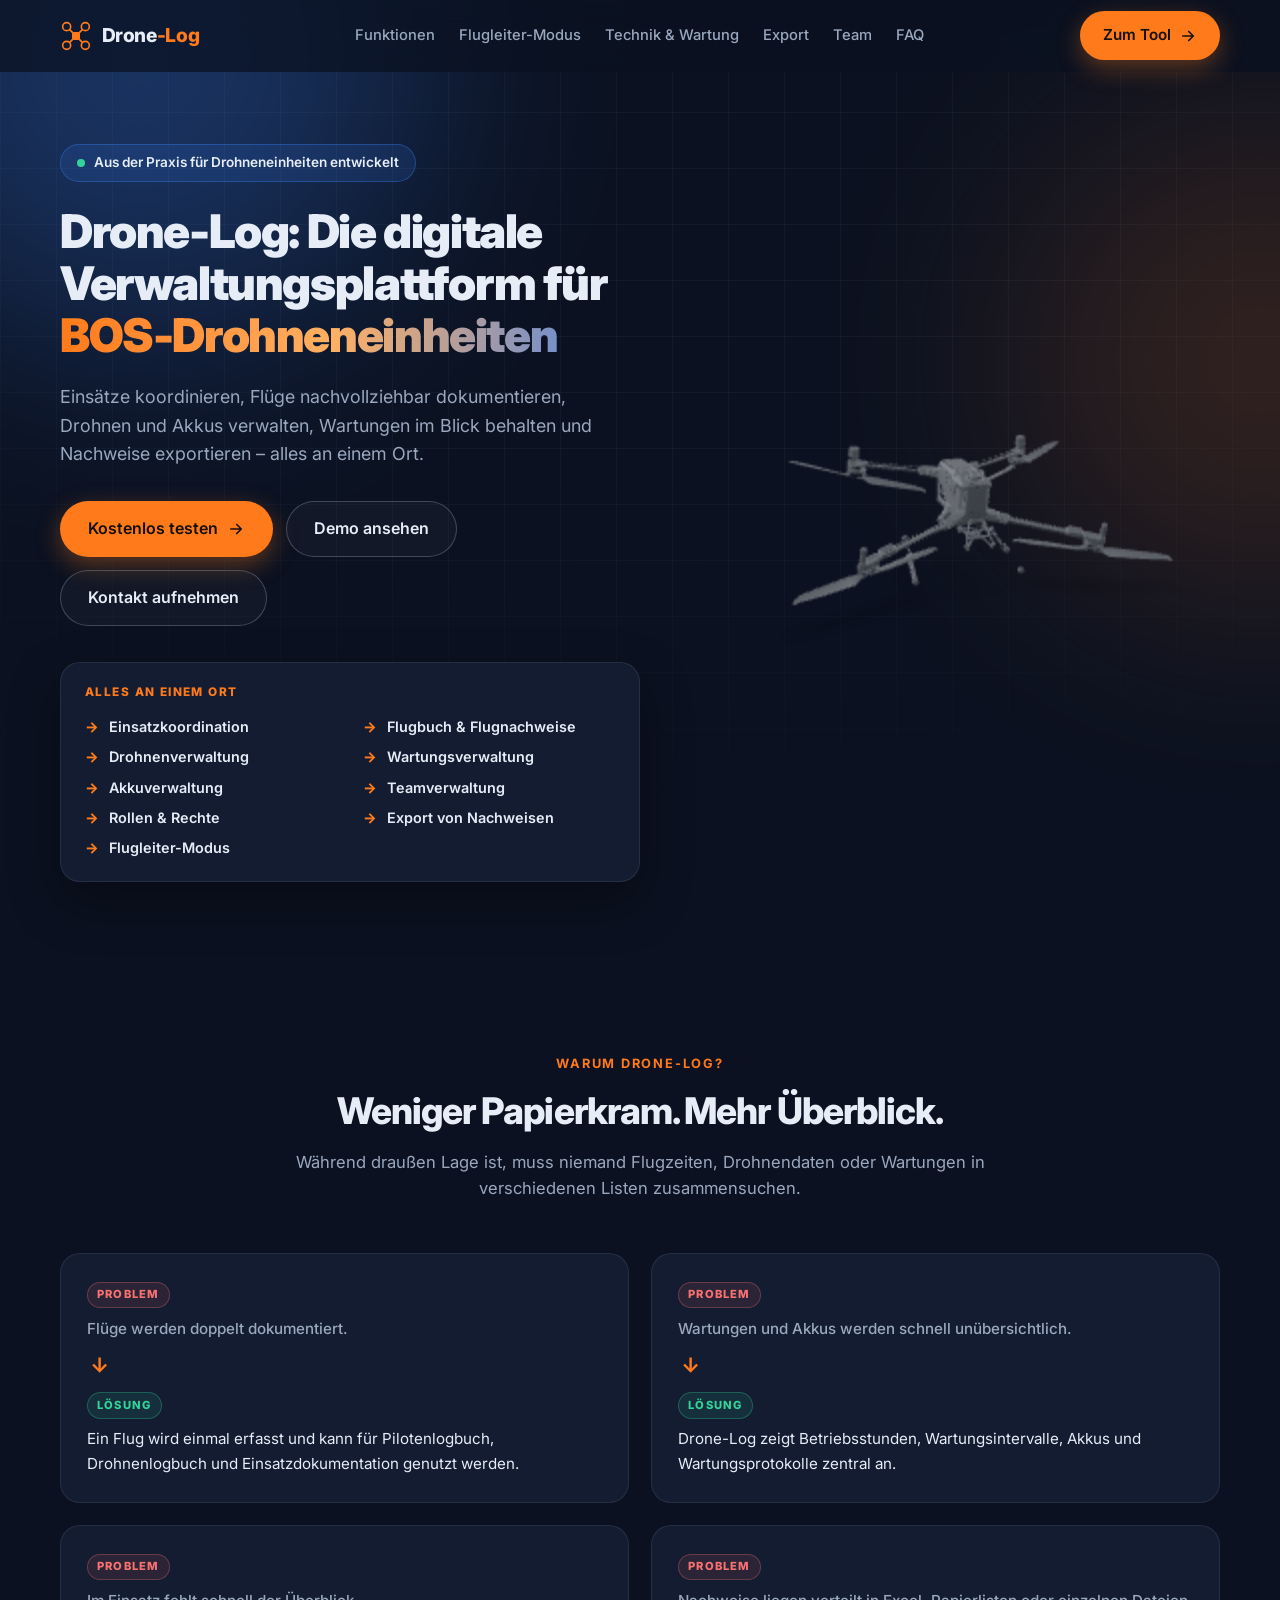
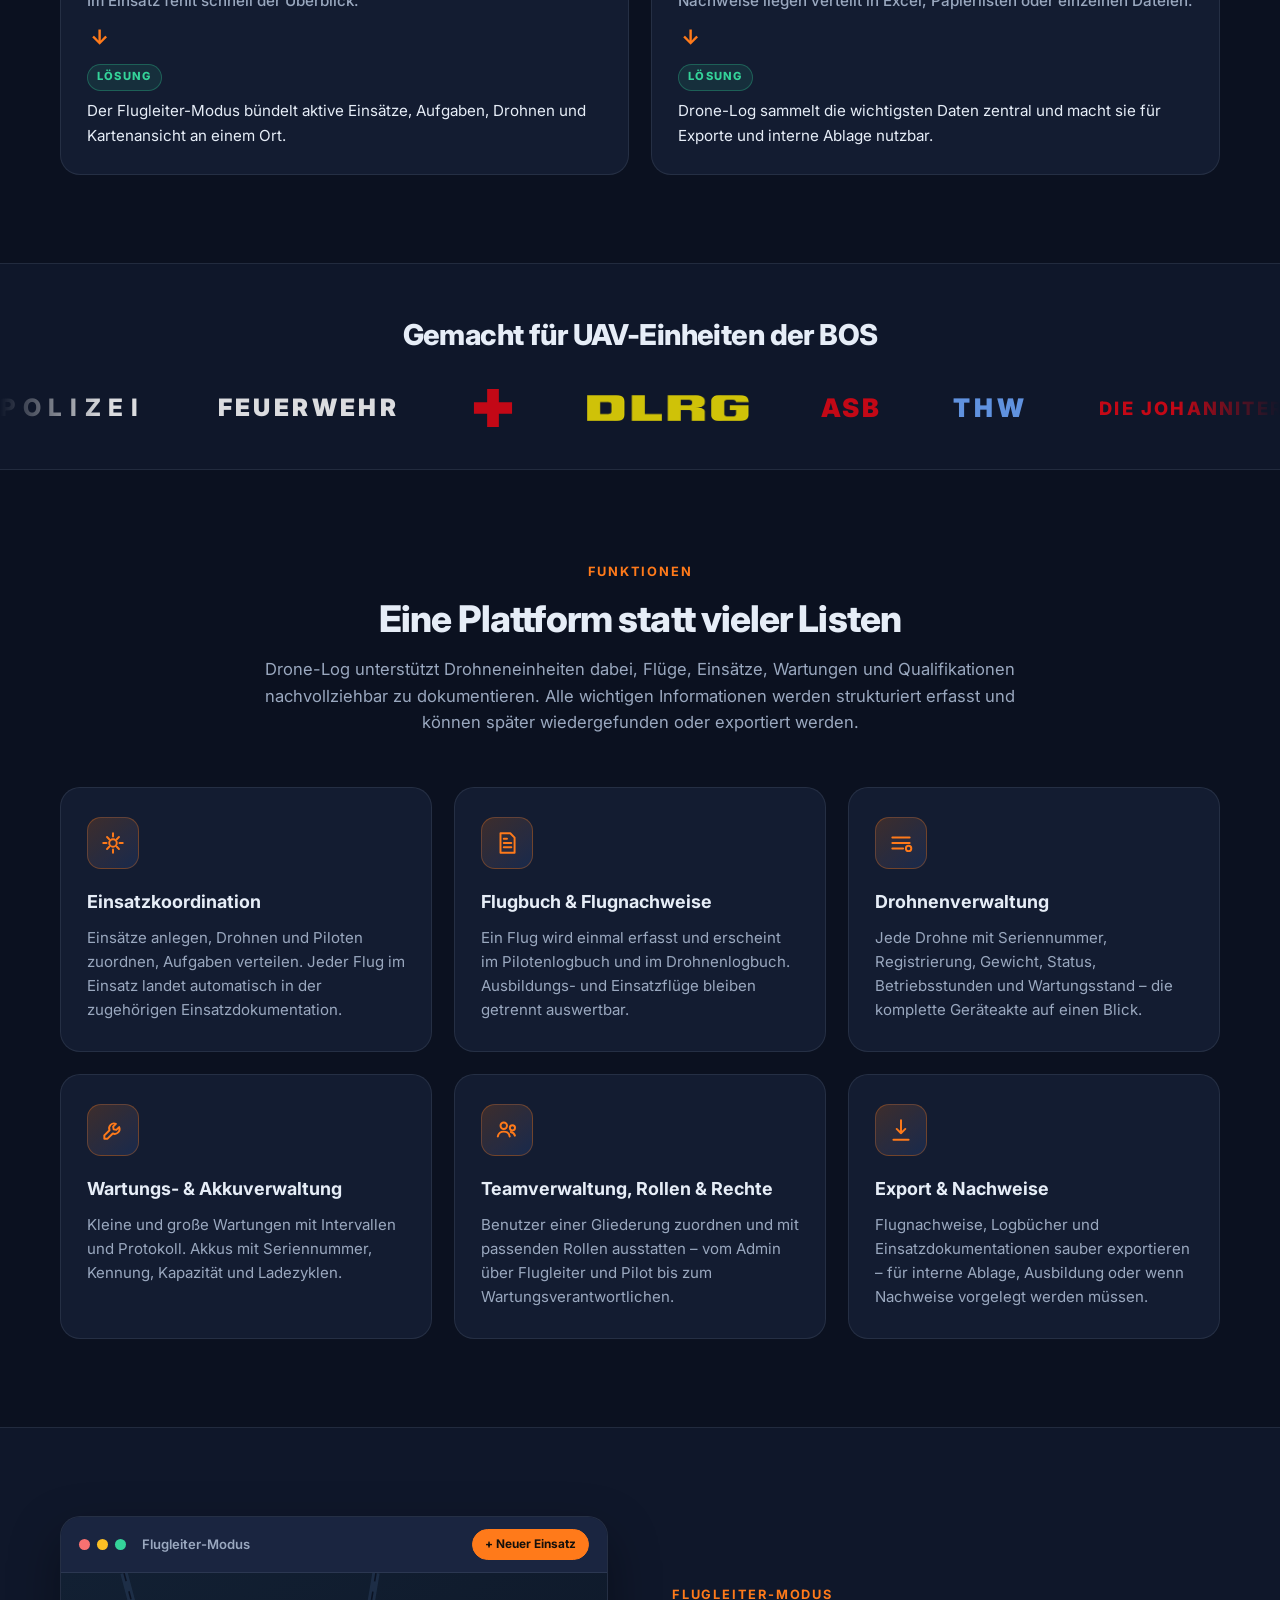
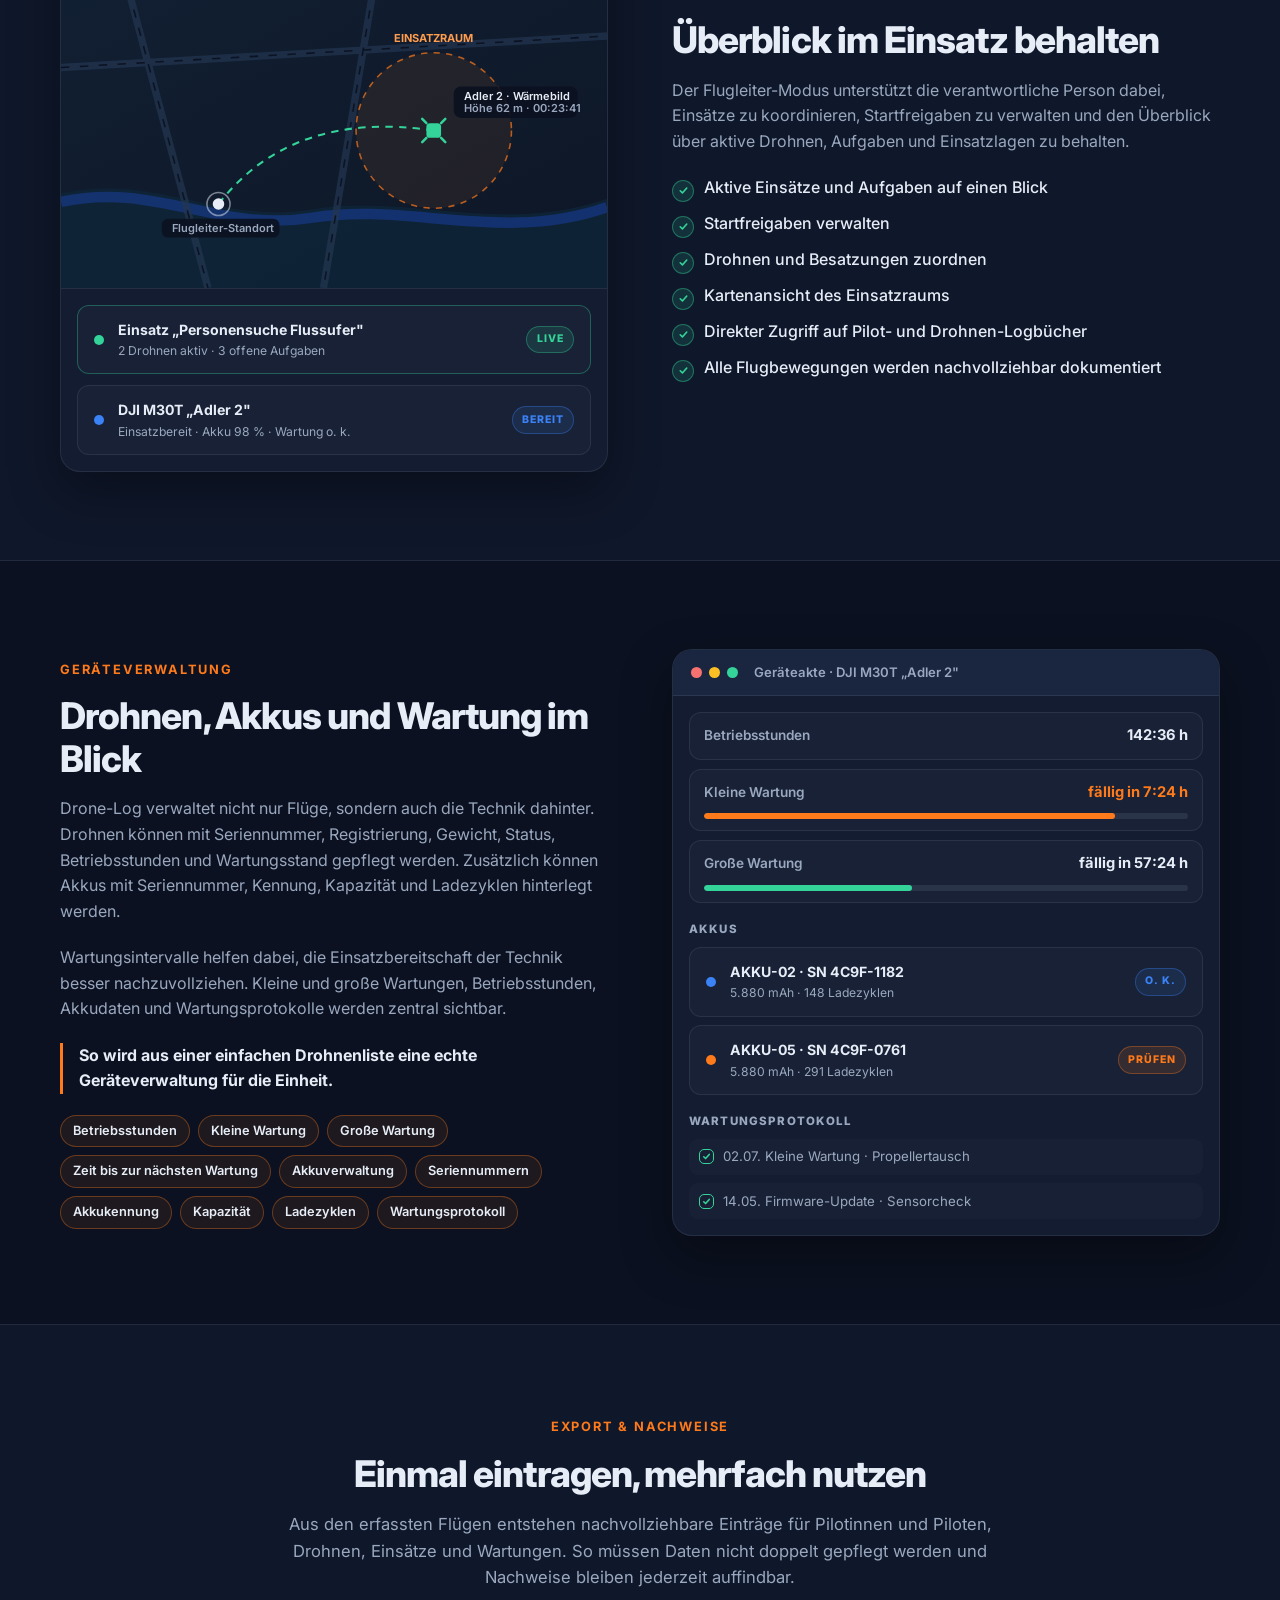
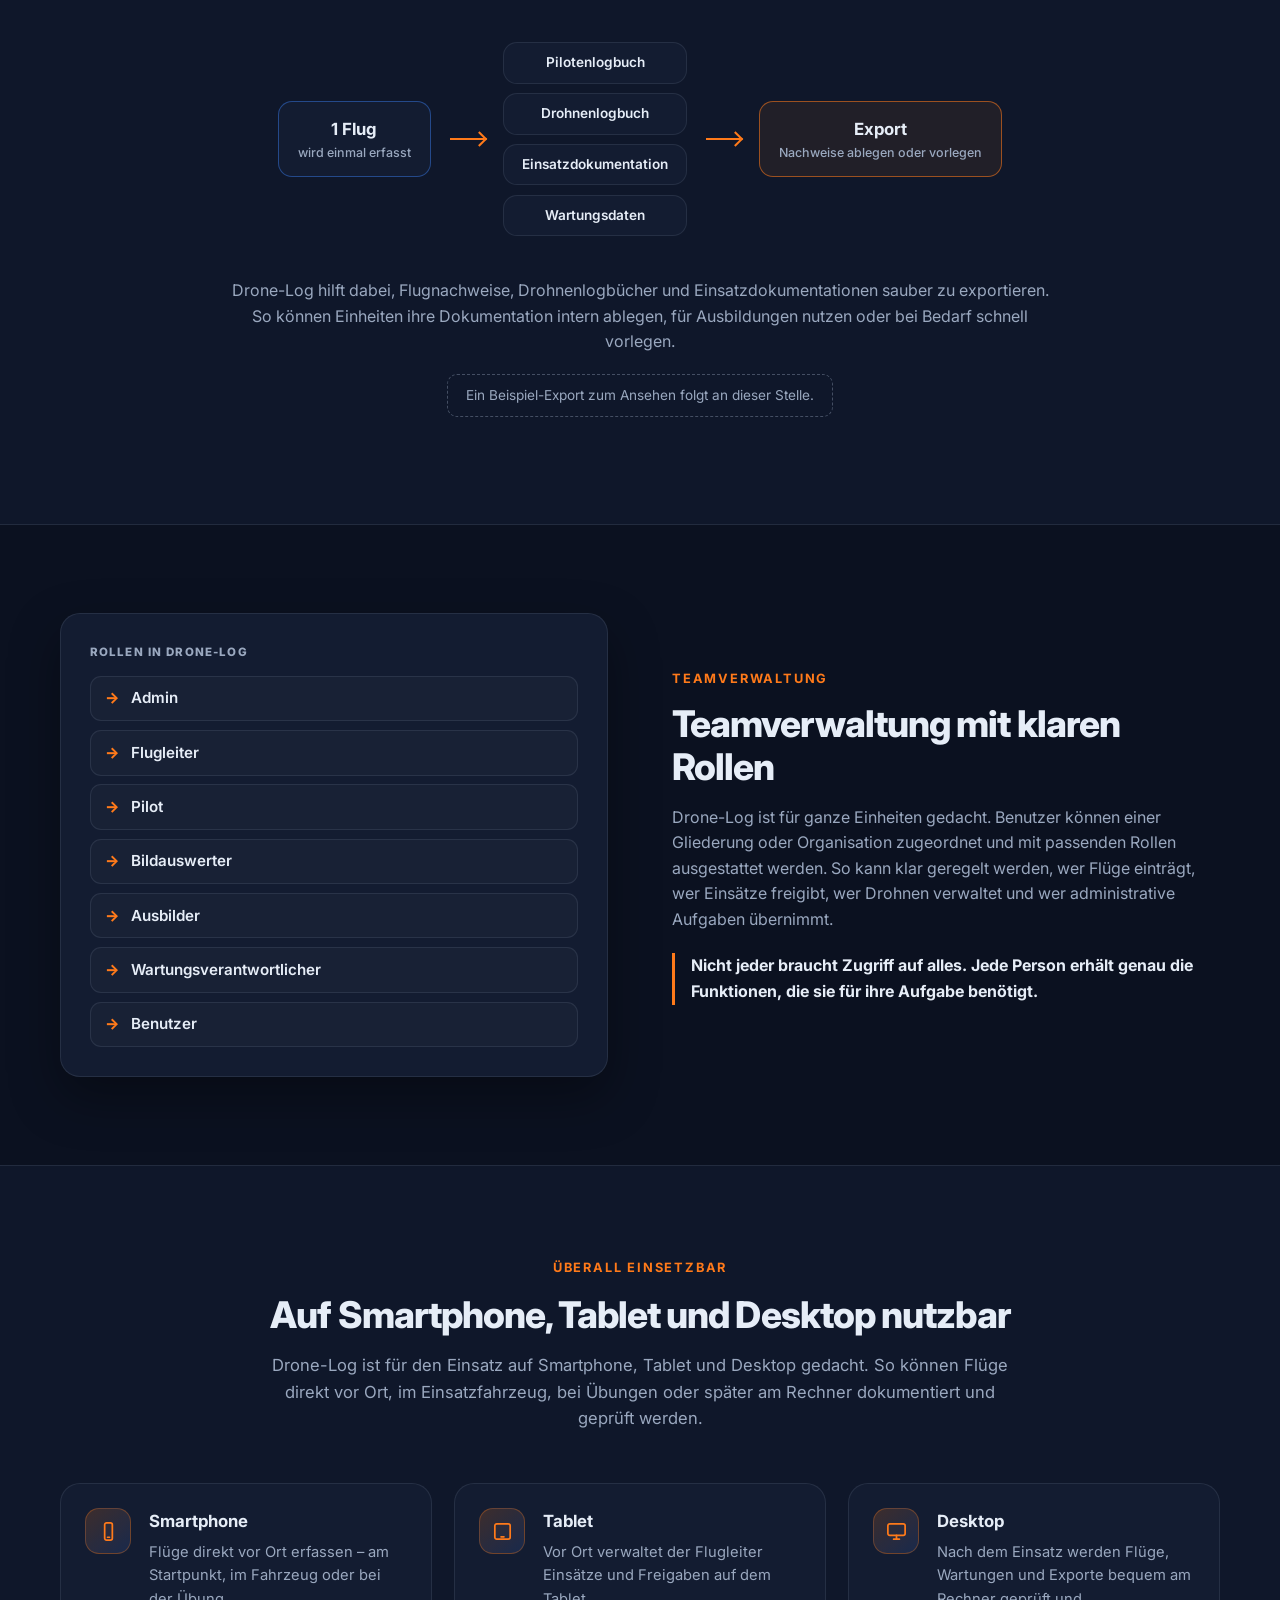
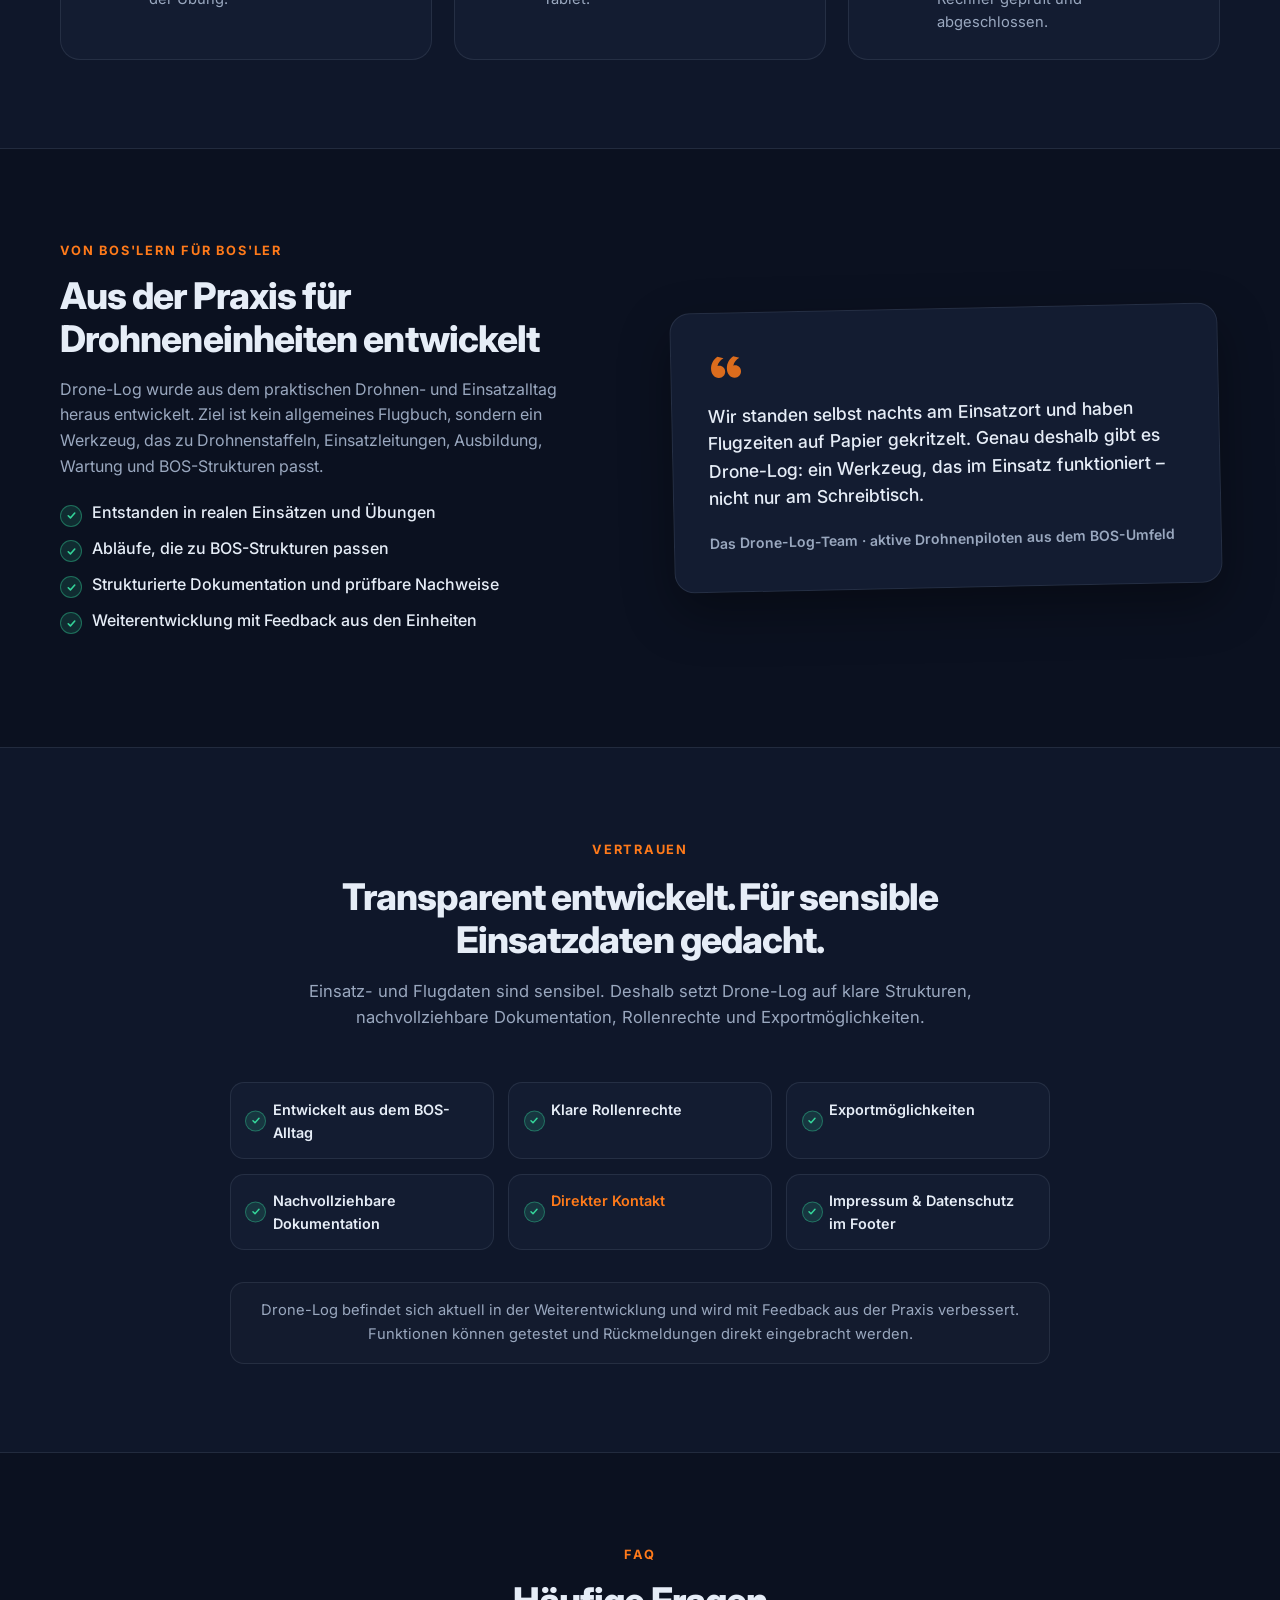
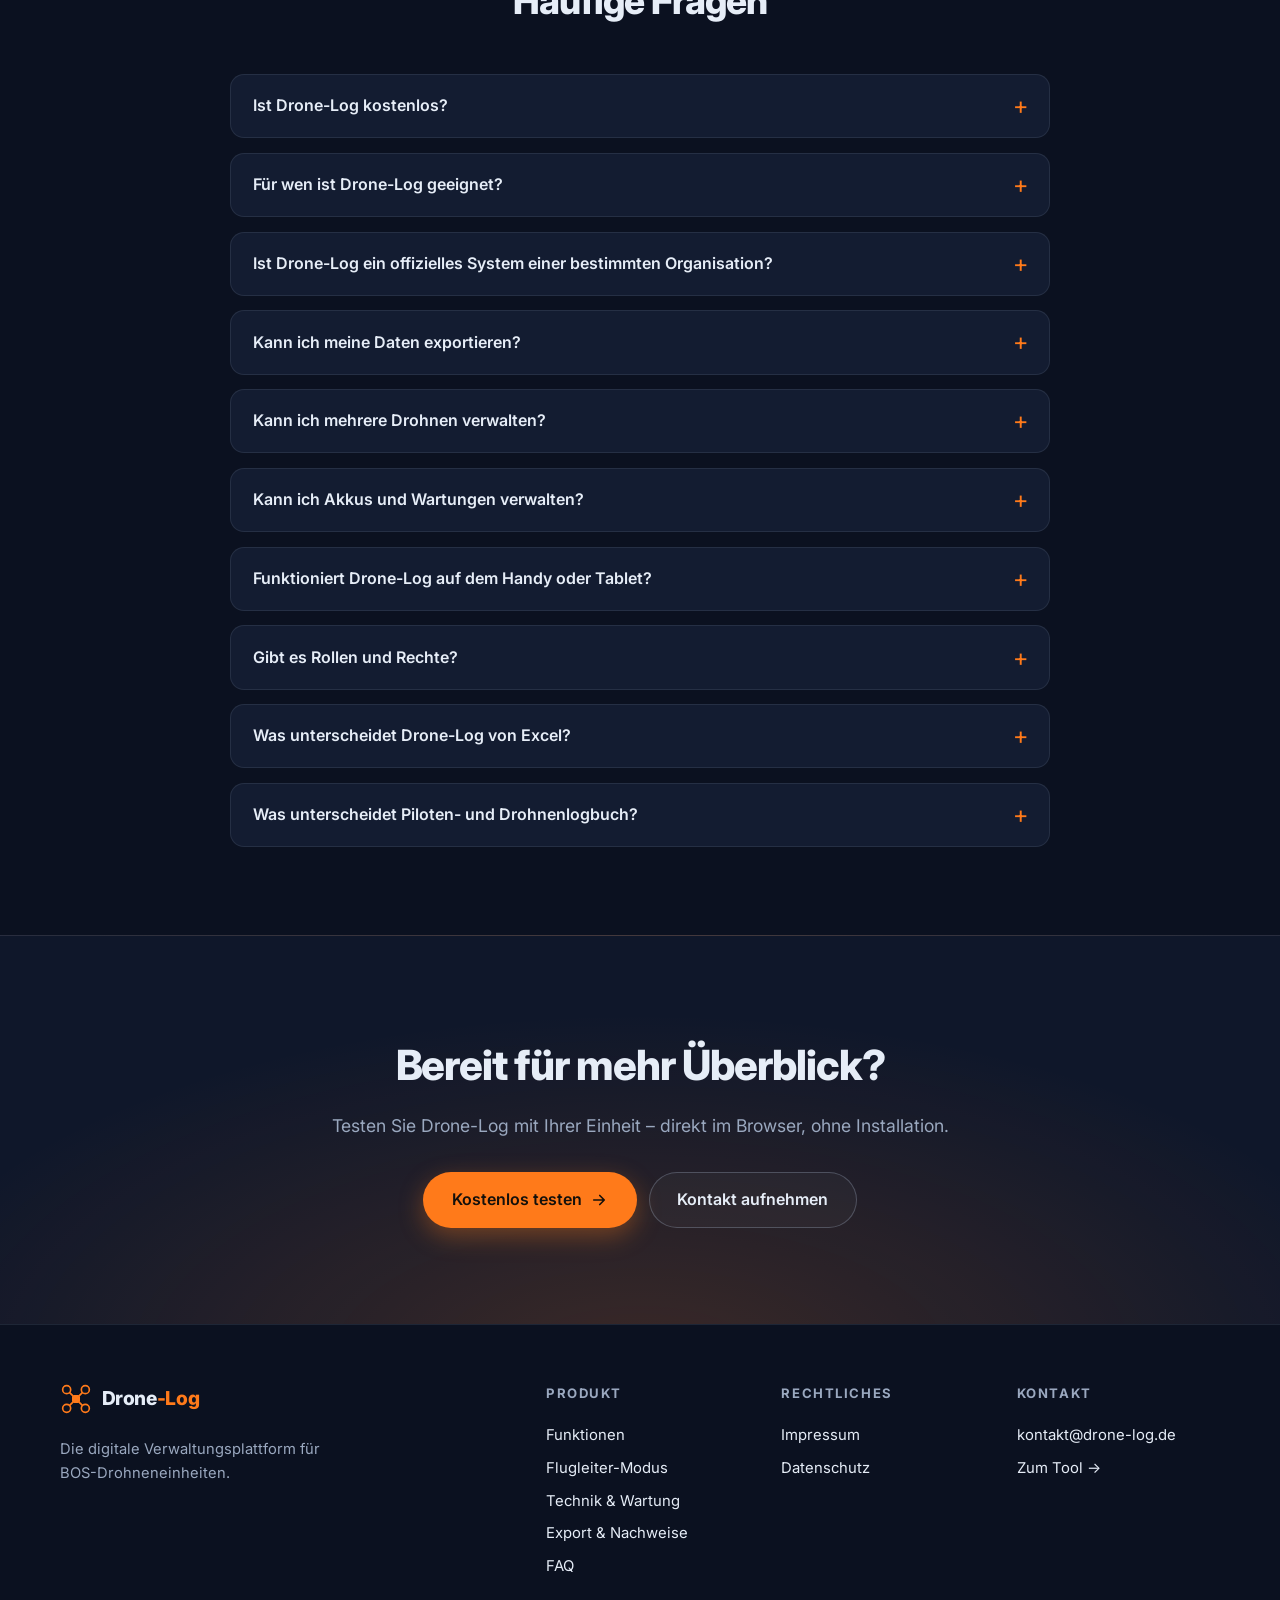
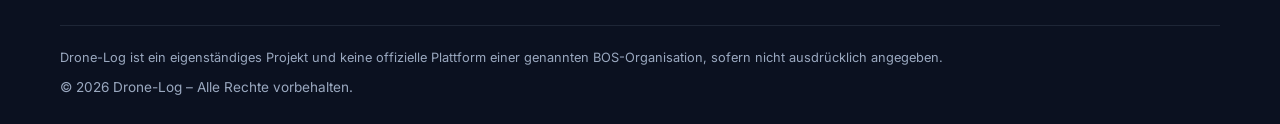
<file: index.html>
<!DOCTYPE html>
<html lang="de">
<head>
  <meta charset="UTF-8">
  <meta name="viewport" content="width=device-width, initial-scale=1.0">
  <title>Drone-Log – Die digitale Verwaltungsplattform für BOS-Drohneneinheiten</title>
  <meta name="description" content="Drone-Log ist die digitale Verwaltungsplattform für BOS-Drohneneinheiten: Einsätze koordinieren, Flüge dokumentieren, Drohnen und Akkus verwalten, Wartungen im Blick behalten und Nachweise exportieren – alles an einem Ort.">
  <meta property="og:title" content="Drone-Log – Die digitale Verwaltungsplattform für BOS-Drohneneinheiten">
  <meta property="og:description" content="Einsätze koordinieren, Flüge dokumentieren, Drohnen und Akkus verwalten, Wartungen im Blick behalten und Nachweise exportieren – alles an einem Ort.">
  <meta property="og:type" content="website">
  <meta property="og:url" content="https://drone-log.de">
  <link rel="icon" type="image/svg+xml" href="assets/favicon.svg">
  <link rel="preconnect" href="https://fonts.googleapis.com">
  <link rel="preconnect" href="https://fonts.gstatic.com" crossorigin>
  <link href="https://fonts.googleapis.com/css2?family=Inter:wght@400;500;600;700;800;900&display=swap" rel="stylesheet">
  <link rel="stylesheet" href="css/style.css?v=3">
</head>
<body>

  <!-- ===== Header / Navigation ===== -->
  <header class="site-header" id="siteHeader">
    <div class="container header-inner">
      <a href="#top" class="brand" aria-label="Drone-Log – Startseite">
        <svg class="brand-icon" viewBox="0 0 48 48" fill="none" xmlns="http://www.w3.org/2000/svg" aria-hidden="true">
          <circle cx="10" cy="10" r="6" stroke="currentColor" stroke-width="2.5"/>
          <circle cx="38" cy="10" r="6" stroke="currentColor" stroke-width="2.5"/>
          <circle cx="10" cy="38" r="6" stroke="currentColor" stroke-width="2.5"/>
          <circle cx="38" cy="38" r="6" stroke="currentColor" stroke-width="2.5"/>
          <rect x="18" y="18" width="12" height="12" rx="3" fill="currentColor"/>
          <path d="M14.5 14.5L19 19M33.5 14.5L29 19M14.5 33.5L19 29M33.5 33.5L29 29" stroke="currentColor" stroke-width="2.5" stroke-linecap="round"/>
        </svg>
        <span class="brand-name">Drone<span class="brand-accent">-Log</span></span>
      </a>

      <nav class="main-nav" id="mainNav" aria-label="Hauptnavigation">
        <a href="#funktionen">Funktionen</a>
        <a href="#flugleiter">Flugleiter-Modus</a>
        <a href="#technik">Technik &amp; Wartung</a>
        <a href="#export">Export</a>
        <a href="#team">Team</a>
        <a href="#faq">FAQ</a>
      </nav>

      <div class="header-actions">
        <a href="https://drone-log.de" class="btn btn-primary btn-app" target="_blank" rel="noopener">
          Zum Tool
          <svg viewBox="0 0 24 24" fill="none" aria-hidden="true"><path d="M5 12h14m0 0-6-6m6 6-6 6" stroke="currentColor" stroke-width="2.2" stroke-linecap="round" stroke-linejoin="round"/></svg>
        </a>
        <button class="nav-toggle" id="navToggle" aria-label="Menü öffnen" aria-expanded="false" aria-controls="mainNav">
          <span></span><span></span><span></span>
        </button>
      </div>
    </div>
  </header>

  <main id="top">

    <!-- ===== Hero ===== -->
    <section class="hero">
      <div class="hero-bg" aria-hidden="true">
        <div class="hero-grid"></div>
        <div class="hero-glow hero-glow-1"></div>
        <div class="hero-glow hero-glow-2"></div>
      </div>

      <div class="container hero-inner">
        <div class="hero-text">
          <div class="hero-badge reveal">
            <span class="badge-dot"></span>
            Aus der Praxis für Drohneneinheiten entwickelt
          </div>
          <h1 class="reveal delay-1">
            Drone-Log: Die digitale Verwaltungsplattform für
            <span class="text-gradient">BOS-Drohneneinheiten</span>
          </h1>
          <p class="hero-sub reveal delay-2">
            Einsätze koordinieren, Flüge nachvollziehbar dokumentieren, Drohnen und Akkus
            verwalten, Wartungen im Blick behalten und Nachweise exportieren –
            alles an einem Ort.
          </p>
          <div class="hero-cta reveal delay-3">
            <a href="https://drone-log.de" class="btn btn-primary btn-lg" target="_blank" rel="noopener">
              Kostenlos testen
              <svg viewBox="0 0 24 24" fill="none" aria-hidden="true"><path d="M5 12h14m0 0-6-6m6 6-6 6" stroke="currentColor" stroke-width="2.2" stroke-linecap="round" stroke-linejoin="round"/></svg>
            </a>
            <a href="#flugleiter" class="btn btn-ghost btn-lg">Demo ansehen</a>
            <a href="mailto:kontakt@drone-log.de" class="btn btn-ghost btn-lg">Kontakt aufnehmen</a>
          </div>
          <div class="hero-modules-box reveal delay-4">
            <p class="hero-modules-title">Alles an einem Ort</p>
            <ul class="hero-modules" aria-label="Module der Plattform">
              <li>Einsatzkoordination</li>
              <li>Flugbuch &amp; Flugnachweise</li>
              <li>Drohnenverwaltung</li>
              <li>Wartungsverwaltung</li>
              <li>Akkuverwaltung</li>
              <li>Teamverwaltung</li>
              <li>Rollen &amp; Rechte</li>
              <li>Export von Nachweisen</li>
              <li>Flugleiter-Modus</li>
            </ul>
          </div>
        </div>

        <!-- 3D-Modell DJI Matrice 400 (blendet beim Scrollen aus) -->
        <div class="hero-visual" id="heroDrone" aria-hidden="true">
          <model-viewer
            class="drone3d"
            src="assets/models/dji-matrice-400.glb"
            alt="3D-Modell einer DJI Matrice 400"
            auto-rotate
            rotation-per-second="9deg"
            camera-controls
            disable-zoom
            disable-pan
            interaction-prompt="none"
            camera-orbit="30deg 72deg 105%"
            exposure="0.95"
            shadow-intensity="0.9"
            shadow-softness="0.8"
            loading="eager">
          </model-viewer>
        </div>
      </div>
    </section>

    <!-- ===== Problem → Lösung ===== -->
    <section class="section" id="loesungen">
      <div class="container">
        <div class="section-head reveal">
          <span class="section-tag">Warum Drone-Log?</span>
          <h2>Weniger Papierkram. Mehr Überblick.</h2>
          <p>
            Während draußen Lage ist, muss niemand Flugzeiten, Drohnendaten oder
            Wartungen in verschiedenen Listen zusammensuchen.
          </p>
        </div>

        <div class="ps-grid">
          <article class="ps-card reveal">
            <div class="ps-problem">
              <span class="ps-label ps-label-problem">Problem</span>
              <p>Flüge werden doppelt dokumentiert.</p>
            </div>
            <div class="ps-arrow" aria-hidden="true">→</div>
            <div class="ps-solution">
              <span class="ps-label ps-label-solution">Lösung</span>
              <p>Ein Flug wird einmal erfasst und kann für Pilotenlogbuch, Drohnenlogbuch und Einsatzdokumentation genutzt werden.</p>
            </div>
          </article>

          <article class="ps-card reveal">
            <div class="ps-problem">
              <span class="ps-label ps-label-problem">Problem</span>
              <p>Wartungen und Akkus werden schnell unübersichtlich.</p>
            </div>
            <div class="ps-arrow" aria-hidden="true">→</div>
            <div class="ps-solution">
              <span class="ps-label ps-label-solution">Lösung</span>
              <p>Drone-Log zeigt Betriebsstunden, Wartungsintervalle, Akkus und Wartungsprotokolle zentral an.</p>
            </div>
          </article>

          <article class="ps-card reveal">
            <div class="ps-problem">
              <span class="ps-label ps-label-problem">Problem</span>
              <p>Im Einsatz fehlt schnell der Überblick.</p>
            </div>
            <div class="ps-arrow" aria-hidden="true">→</div>
            <div class="ps-solution">
              <span class="ps-label ps-label-solution">Lösung</span>
              <p>Der Flugleiter-Modus bündelt aktive Einsätze, Aufgaben, Drohnen und Kartenansicht an einem Ort.</p>
            </div>
          </article>

          <article class="ps-card reveal">
            <div class="ps-problem">
              <span class="ps-label ps-label-problem">Problem</span>
              <p>Nachweise liegen verteilt in Excel, Papierlisten oder einzelnen Dateien.</p>
            </div>
            <div class="ps-arrow" aria-hidden="true">→</div>
            <div class="ps-solution">
              <span class="ps-label ps-label-solution">Lösung</span>
              <p>Drone-Log sammelt die wichtigsten Daten zentral und macht sie für Exporte und interne Ablage nutzbar.</p>
            </div>
          </article>
        </div>
      </div>
    </section>

    <!-- ===== Zielgruppen ===== -->
    <section class="orgs" id="bos">
      <div class="container">
        <h2 class="orgs-heading">Gemacht für UAV-Einheiten der BOS</h2>
      </div>
      <div class="orgs-marquee" aria-label="Beispiele für Zielgruppen von Drone-Log">
        <div class="marquee-track">
          <div class="marquee-group">
            <span class="org-mark mark-polizei" title="Polizei">POLIZEI</span>
            <span class="org-mark mark-feuerwehr" title="Feuerwehr">FEUERWEHR</span>
            <span class="org-mark mark-drk" title="Deutsches Rotes Kreuz">
              <svg viewBox="0 0 60 60" xmlns="http://www.w3.org/2000/svg" role="img" aria-label="Rotes Kreuz">
                <path d="M22 4h16v18h18v16H38v18H22V38H4V22h18V4Z" fill="#e30613"/>
              </svg>
            </span>
            <span class="org-mark mark-dlrg" title="DLRG"><img src="assets/orgs/dlrg.png" alt="DLRG" loading="lazy"></span>
            <span class="org-mark mark-asb" title="Arbeiter-Samariter-Bund">ASB</span>
            <span class="org-mark mark-thw" title="Technisches Hilfswerk">THW</span>
            <span class="org-mark mark-johanniter" title="Die Johanniter">DIE JOHANNITER</span>
            <span class="org-mark mark-malteser" title="Malteser">MALTESER</span>
            <span class="org-mark mark-bergwacht" title="Bergwacht">BERGWACHT</span>
          </div>
          <div class="marquee-group" aria-hidden="true">
            <span class="org-mark mark-polizei">POLIZEI</span>
            <span class="org-mark mark-feuerwehr">FEUERWEHR</span>
            <span class="org-mark mark-drk">
              <svg viewBox="0 0 60 60" xmlns="http://www.w3.org/2000/svg" aria-hidden="true">
                <path d="M22 4h16v18h18v16H38v18H22V38H4V22h18V4Z" fill="#e30613"/>
              </svg>
            </span>
            <span class="org-mark mark-dlrg"><img src="assets/orgs/dlrg.png" alt="" loading="lazy"></span>
            <span class="org-mark mark-asb">ASB</span>
            <span class="org-mark mark-thw">THW</span>
            <span class="org-mark mark-johanniter">DIE JOHANNITER</span>
            <span class="org-mark mark-malteser">MALTESER</span>
            <span class="org-mark mark-bergwacht">BERGWACHT</span>
          </div>
        </div>
      </div>
    </section>

    <!-- ===== Funktionen ===== -->
    <section class="section" id="funktionen">
      <div class="container">
        <div class="section-head reveal">
          <span class="section-tag">Funktionen</span>
          <h2>Eine Plattform statt vieler Listen</h2>
          <p>
            Drone-Log unterstützt Drohneneinheiten dabei, Flüge, Einsätze, Wartungen und
            Qualifikationen nachvollziehbar zu dokumentieren. Alle wichtigen Informationen
            werden strukturiert erfasst und können später wiedergefunden oder exportiert werden.
          </p>
        </div>

        <div class="feature-grid">
          <article class="feature-card reveal">
            <div class="feature-icon">
              <svg viewBox="0 0 24 24" fill="none" aria-hidden="true"><path d="M12 3v3m0 12v3m9-9h-3M6 12H3m14.5-5.5-2 2m-7 7-2 2m11 0-2-2m-7-7-2-2" stroke="currentColor" stroke-width="1.8" stroke-linecap="round"/><circle cx="12" cy="12" r="3.5" stroke="currentColor" stroke-width="1.8"/></svg>
            </div>
            <h3>Einsatzkoordination</h3>
            <p>
              Einsätze anlegen, Drohnen und Piloten zuordnen, Aufgaben verteilen. Jeder Flug
              im Einsatz landet automatisch in der zugehörigen Einsatzdokumentation.
            </p>
          </article>

          <article class="feature-card reveal">
            <div class="feature-icon">
              <svg viewBox="0 0 24 24" fill="none" aria-hidden="true"><path d="M6 3h9l4 4v14H6V3Z" stroke="currentColor" stroke-width="1.8" stroke-linejoin="round"/><path d="M9 12h7M9 16h7M9 8h3" stroke="currentColor" stroke-width="1.8" stroke-linecap="round"/></svg>
            </div>
            <h3>Flugbuch &amp; Flugnachweise</h3>
            <p>
              Ein Flug wird einmal erfasst und erscheint im Pilotenlogbuch und im
              Drohnenlogbuch. Ausbildungs- und Einsatzflüge bleiben getrennt auswertbar.
            </p>
          </article>

          <article class="feature-card reveal">
            <div class="feature-icon">
              <svg viewBox="0 0 24 24" fill="none" aria-hidden="true"><path d="M4 7h16M4 12h16M4 17h10" stroke="currentColor" stroke-width="1.8" stroke-linecap="round"/><circle cx="19" cy="17" r="2.5" stroke="currentColor" stroke-width="1.8"/></svg>
            </div>
            <h3>Drohnenverwaltung</h3>
            <p>
              Jede Drohne mit Seriennummer, Registrierung, Gewicht, Status, Betriebsstunden
              und Wartungsstand – die komplette Geräteakte auf einen Blick.
            </p>
          </article>

          <article class="feature-card reveal">
            <div class="feature-icon">
              <svg viewBox="0 0 24 24" fill="none" aria-hidden="true"><path d="M14.7 6.3a4.5 4.5 0 0 0-5.9 5.9L4 17v3h3l4.8-4.8a4.5 4.5 0 0 0 5.9-5.9l-2.6 2.6-2.5-.5-.5-2.5 2.6-2.6Z" stroke="currentColor" stroke-width="1.8" stroke-linejoin="round"/></svg>
            </div>
            <h3>Wartungs- &amp; Akkuverwaltung</h3>
            <p>
              Kleine und große Wartungen mit Intervallen und Protokoll. Akkus mit
              Seriennummer, Kennung, Kapazität und Ladezyklen.
            </p>
          </article>

          <article class="feature-card reveal">
            <div class="feature-icon">
              <svg viewBox="0 0 24 24" fill="none" aria-hidden="true"><circle cx="9" cy="8" r="3" stroke="currentColor" stroke-width="1.8"/><circle cx="17" cy="10" r="2.4" stroke="currentColor" stroke-width="1.8"/><path d="M3.5 18c.5-2.8 2.8-4.5 5.5-4.5s5 1.7 5.5 4.5m1-4.2c1.9.4 3.3 1.6 3.8 3.4" stroke="currentColor" stroke-width="1.8" stroke-linecap="round"/></svg>
            </div>
            <h3>Teamverwaltung, Rollen &amp; Rechte</h3>
            <p>
              Benutzer einer Gliederung zuordnen und mit passenden Rollen ausstatten –
              vom Admin über Flugleiter und Pilot bis zum Wartungsverantwortlichen.
            </p>
          </article>

          <article class="feature-card reveal">
            <div class="feature-icon">
              <svg viewBox="0 0 24 24" fill="none" aria-hidden="true"><path d="M12 3v12m0 0 4-4m-4 4-4-4" stroke="currentColor" stroke-width="1.8" stroke-linecap="round" stroke-linejoin="round"/><path d="M5 21h14" stroke="currentColor" stroke-width="1.8" stroke-linecap="round"/></svg>
            </div>
            <h3>Export &amp; Nachweise</h3>
            <p>
              Flugnachweise, Logbücher und Einsatzdokumentationen sauber exportieren –
              für interne Ablage, Ausbildung oder wenn Nachweise vorgelegt werden müssen.
            </p>
          </article>
        </div>
      </div>
    </section>

    <!-- ===== Flugleiter-Modus ===== -->
    <section class="section section-alt" id="flugleiter">
      <div class="container split">
        <!-- Produkt-Mockup: Flugleiter-Modus (kompakt, links) -->
        <div class="split-visual reveal fx-left" aria-hidden="true">
          <div class="mock-window">
            <div class="mock-titlebar">
              <span class="mock-dot"></span><span class="mock-dot"></span><span class="mock-dot"></span>
              <span class="mock-title">Flugleiter-Modus</span>
              <div class="mock-toolbar">
                <span class="mock-btn mock-btn-accent">+ Neuer Einsatz</span>
              </div>
            </div>
            <div class="mock-map">
              <svg viewBox="0 0 520 300" xmlns="http://www.w3.org/2000/svg" preserveAspectRatio="xMidYMid slice">
                <defs>
                  <linearGradient id="terrain" x1="0" y1="0" x2="1" y2="1">
                    <stop offset="0" stop-color="#122033"/>
                    <stop offset="1" stop-color="#0d1626"/>
                  </linearGradient>
                </defs>
                <rect width="520" height="300" fill="url(#terrain)"/>
                <path d="M0 210 C 90 190, 150 240, 240 225 S 420 250, 520 215 L 520 300 L 0 300 Z" fill="#0f2438" opacity="0.9"/>
                <path d="M0 218 C 90 198, 150 248, 240 233 S 420 258, 520 223" fill="none" stroke="#1d4ed8" stroke-width="10" opacity="0.35"/>
                <path d="M60 0 L 140 300 M 300 0 L 250 300 M 0 90 L 520 60" stroke="#233650" stroke-width="7" opacity="0.7"/>
                <path d="M60 0 L 140 300 M 300 0 L 250 300 M 0 90 L 520 60" stroke="#0b1120" stroke-width="1.5" stroke-dasharray="8 10" opacity="0.9"/>
                <circle cx="355" cy="150" r="74" fill="#ff7a1a" opacity="0.08"/>
                <circle cx="355" cy="150" r="74" fill="none" stroke="#ff7a1a" stroke-width="1.5" stroke-dasharray="6 6" opacity="0.7"/>
                <text x="355" y="66" fill="#ff9c4d" font-family="Inter, sans-serif" font-size="10.5" font-weight="700" text-anchor="middle">EINSATZRAUM</text>
                <path d="M150 220 Q 220 130 355 150" fill="none" stroke="#34d399" stroke-width="2" stroke-dasharray="7 6"/>
                <g transform="translate(355 150)">
                  <rect x="-7" y="-7" width="14" height="14" rx="3.5" fill="#34d399"/>
                  <path d="M-11 -11 L -7 -7 M 11 -11 L 7 -7 M -11 11 L -7 7 M 11 11 L 7 7" stroke="#34d399" stroke-width="2.4" stroke-linecap="round"/>
                </g>
                <g transform="translate(150 220)">
                  <circle r="5.5" fill="#e6edf7"/>
                  <circle r="11" fill="none" stroke="#e6edf7" stroke-width="1.5" opacity="0.5"/>
                </g>
                <g font-family="Inter, sans-serif" font-size="10.5" font-weight="600">
                  <rect x="374" y="108" width="118" height="30" rx="7" fill="#0b1120" opacity="0.92"/>
                  <text x="384" y="121" fill="#e6edf7">Adler 2 · Wärmebild</text>
                  <text x="384" y="132.5" fill="#9aa8bf">Höhe 62 m · 00:23:41</text>
                  <rect x="96" y="234" width="112" height="18" rx="6" fill="#0b1120" opacity="0.92"/>
                  <text x="106" y="246.5" fill="#9aa8bf">Flugleiter-Standort</text>
                </g>
              </svg>
            </div>
            <div class="mock-body">
              <div class="mock-row mock-row-active">
                <span class="mock-status status-live"></span>
                <div class="mock-row-text">
                  <strong>Einsatz „Personensuche Flussufer"</strong>
                  <small>2 Drohnen aktiv · 3 offene Aufgaben</small>
                </div>
                <span class="mock-tag tag-live">LIVE</span>
              </div>
              <div class="mock-row">
                <span class="mock-status status-ready"></span>
                <div class="mock-row-text">
                  <strong>DJI M30T „Adler 2"</strong>
                  <small>Einsatzbereit · Akku 98 % · Wartung o. k.</small>
                </div>
                <span class="mock-tag tag-ready">BEREIT</span>
              </div>
            </div>
          </div>
        </div>

        <div class="split-text reveal">
          <span class="section-tag">Flugleiter-Modus</span>
          <h2>Überblick im Einsatz behalten</h2>
          <p>
            Der Flugleiter-Modus unterstützt die verantwortliche Person dabei, Einsätze zu
            koordinieren, Startfreigaben zu verwalten und den Überblick über aktive Drohnen,
            Aufgaben und Einsatzlagen zu behalten.
          </p>
          <ul class="check-list">
            <li>Aktive Einsätze und Aufgaben auf einen Blick</li>
            <li>Startfreigaben verwalten</li>
            <li>Drohnen und Besatzungen zuordnen</li>
            <li>Kartenansicht des Einsatzraums</li>
            <li>Direkter Zugriff auf Pilot- und Drohnen-Logbücher</li>
            <li>Alle Flugbewegungen werden nachvollziehbar dokumentiert</li>
          </ul>
        </div>
      </div>
    </section>

    <!-- ===== Drohnen, Akkus & Wartung ===== -->
    <section class="section" id="technik">
      <div class="container split">
        <div class="split-text reveal">
          <span class="section-tag">Geräteverwaltung</span>
          <h2>Drohnen, Akkus und Wartung im Blick</h2>
          <p>
            Drone-Log verwaltet nicht nur Flüge, sondern auch die Technik dahinter.
            Drohnen können mit Seriennummer, Registrierung, Gewicht, Status,
            Betriebsstunden und Wartungsstand gepflegt werden. Zusätzlich können Akkus
            mit Seriennummer, Kennung, Kapazität und Ladezyklen hinterlegt werden.
          </p>
          <p>
            Wartungsintervalle helfen dabei, die Einsatzbereitschaft der Technik besser
            nachzuvollziehen. Kleine und große Wartungen, Betriebsstunden, Akkudaten und
            Wartungsprotokolle werden zentral sichtbar.
          </p>
          <p class="statement">
            So wird aus einer einfachen Drohnenliste eine echte Geräteverwaltung
            für die Einheit.
          </p>
          <ul class="tech-tags" aria-label="Erfasste Gerätedaten">
            <li>Betriebsstunden</li>
            <li>Kleine Wartung</li>
            <li>Große Wartung</li>
            <li>Zeit bis zur nächsten Wartung</li>
            <li>Akkuverwaltung</li>
            <li>Seriennummern</li>
            <li>Akkukennung</li>
            <li>Kapazität</li>
            <li>Ladezyklen</li>
            <li>Wartungsprotokoll</li>
          </ul>
        </div>

        <!-- Produkt-Mockup: Wartungsansicht -->
        <div class="split-visual reveal fx-right" aria-hidden="true">
          <div class="mock-window">
            <div class="mock-titlebar">
              <span class="mock-dot"></span><span class="mock-dot"></span><span class="mock-dot"></span>
              <span class="mock-title">Geräteakte · DJI M30T „Adler 2"</span>
            </div>
            <div class="mock-body maint-body">
              <div class="maint-stat">
                <div class="maint-stat-head">
                  <span>Betriebsstunden</span>
                  <strong>142:36 h</strong>
                </div>
              </div>
              <div class="maint-stat">
                <div class="maint-stat-head">
                  <span>Kleine Wartung</span>
                  <strong class="maint-due">fällig in 7:24 h</strong>
                </div>
                <div class="maint-bar"><span style="width: 85%"></span></div>
              </div>
              <div class="maint-stat">
                <div class="maint-stat-head">
                  <span>Große Wartung</span>
                  <strong>fällig in 57:24 h</strong>
                </div>
                <div class="maint-bar"><span class="bar-ok" style="width: 43%"></span></div>
              </div>

              <p class="fl-panel-title">Akkus</p>
              <div class="mock-row">
                <span class="mock-status status-ready"></span>
                <div class="mock-row-text">
                  <strong>AKKU-02 · SN 4C9F-1182</strong>
                  <small>5.880 mAh · 148 Ladezyklen</small>
                </div>
                <span class="mock-tag tag-ready">O. K.</span>
              </div>
              <div class="mock-row">
                <span class="mock-status status-maint"></span>
                <div class="mock-row-text">
                  <strong>AKKU-05 · SN 4C9F-0761</strong>
                  <small>5.880 mAh · 291 Ladezyklen</small>
                </div>
                <span class="mock-tag tag-maint">PRÜFEN</span>
              </div>

              <p class="fl-panel-title">Wartungsprotokoll</p>
              <div class="mock-task"><span class="task-check task-done"></span> 02.07. Kleine Wartung · Propellertausch</div>
              <div class="mock-task"><span class="task-check task-done"></span> 14.05. Firmware-Update · Sensorcheck</div>
            </div>
          </div>
        </div>
      </div>
    </section>

    <!-- ===== Export & Nachweise ===== -->
    <section class="section section-alt" id="export">
      <div class="container">
        <div class="section-head reveal">
          <span class="section-tag">Export &amp; Nachweise</span>
          <h2>Einmal eintragen, mehrfach nutzen</h2>
          <p>
            Aus den erfassten Flügen entstehen nachvollziehbare Einträge für Pilotinnen
            und Piloten, Drohnen, Einsätze und Wartungen. So müssen Daten nicht doppelt
            gepflegt werden und Nachweise bleiben jederzeit auffindbar.
          </p>
        </div>

        <div class="export-flow reveal" role="img" aria-label="Ein erfasster Flug fließt in Pilotenlogbuch, Drohnenlogbuch, Einsatzdokumentation und Wartungsdaten und kann exportiert werden">
          <div class="flow-node flow-start">
            <strong>1 Flug</strong>
            <span>wird einmal erfasst</span>
          </div>
          <div class="flow-arrow" aria-hidden="true"></div>
          <div class="flow-branches">
            <div class="flow-node">Pilotenlogbuch</div>
            <div class="flow-node">Drohnenlogbuch</div>
            <div class="flow-node">Einsatzdokumentation</div>
            <div class="flow-node">Wartungsdaten</div>
          </div>
          <div class="flow-arrow" aria-hidden="true"></div>
          <div class="flow-node flow-end">
            <strong>Export</strong>
            <span>Nachweise ablegen oder vorlegen</span>
          </div>
        </div>

        <div class="container-narrow export-text reveal">
          <p>
            Drone-Log hilft dabei, Flugnachweise, Drohnenlogbücher und
            Einsatzdokumentationen sauber zu exportieren. So können Einheiten ihre
            Dokumentation intern ablegen, für Ausbildungen nutzen oder bei Bedarf
            schnell vorlegen.
          </p>
          <p class="export-sample">Ein Beispiel-Export zum Ansehen folgt an dieser Stelle.</p>
        </div>
      </div>
    </section>

    <!-- ===== Teamverwaltung & Rollen ===== -->
    <section class="section" id="team">
      <div class="container split split-reverse">
        <div class="split-visual reveal fx-left" aria-hidden="true">
          <div class="roles-card">
            <p class="fl-panel-title">Rollen in Drone-Log</p>
            <ul class="roles-list">
              <li>Admin</li>
              <li>Flugleiter</li>
              <li>Pilot</li>
              <li>Bildauswerter</li>
              <li>Ausbilder</li>
              <li>Wartungsverantwortlicher</li>
              <li>Benutzer</li>
            </ul>
          </div>
        </div>
        <div class="split-text reveal">
          <span class="section-tag">Teamverwaltung</span>
          <h2>Teamverwaltung mit klaren Rollen</h2>
          <p>
            Drone-Log ist für ganze Einheiten gedacht. Benutzer können einer Gliederung
            oder Organisation zugeordnet und mit passenden Rollen ausgestattet werden.
            So kann klar geregelt werden, wer Flüge einträgt, wer Einsätze freigibt,
            wer Drohnen verwaltet und wer administrative Aufgaben übernimmt.
          </p>
          <p class="statement">
            Nicht jeder braucht Zugriff auf alles. Jede Person erhält genau die
            Funktionen, die sie für ihre Aufgabe benötigt.
          </p>
        </div>
      </div>
    </section>

    <!-- ===== Mobile Nutzung ===== -->
    <section class="section section-alt" id="mobil">
      <div class="container">
        <div class="section-head reveal">
          <span class="section-tag">Überall einsetzbar</span>
          <h2>Auf Smartphone, Tablet und Desktop nutzbar</h2>
          <p>
            Drone-Log ist für den Einsatz auf Smartphone, Tablet und Desktop gedacht.
            So können Flüge direkt vor Ort, im Einsatzfahrzeug, bei Übungen oder später
            am Rechner dokumentiert und geprüft werden.
          </p>
        </div>
        <div class="devices reveal">
          <div class="device-card">
            <div class="feature-icon">
              <svg viewBox="0 0 24 24" fill="none" aria-hidden="true"><rect x="8" y="3" width="8" height="18" rx="2" stroke="currentColor" stroke-width="1.8"/><path d="M11 18h2" stroke="currentColor" stroke-width="1.8" stroke-linecap="round"/></svg>
            </div>
            <div class="device-text">
              <h3>Smartphone</h3>
              <p>Flüge direkt vor Ort erfassen – am Startpunkt, im Fahrzeug oder bei der Übung.</p>
            </div>
          </div>
          <div class="device-card">
            <div class="feature-icon">
              <svg viewBox="0 0 24 24" fill="none" aria-hidden="true"><rect x="4" y="4" width="16" height="16" rx="2" stroke="currentColor" stroke-width="1.8"/><path d="M10.5 17.5h3" stroke="currentColor" stroke-width="1.8" stroke-linecap="round"/></svg>
            </div>
            <div class="device-text">
              <h3>Tablet</h3>
              <p>Vor Ort verwaltet der Flugleiter Einsätze und Freigaben auf dem Tablet.</p>
            </div>
          </div>
          <div class="device-card">
            <div class="feature-icon">
              <svg viewBox="0 0 24 24" fill="none" aria-hidden="true"><rect x="3" y="4" width="18" height="12" rx="2" stroke="currentColor" stroke-width="1.8"/><path d="M9 20h6m-3-4v4" stroke="currentColor" stroke-width="1.8" stroke-linecap="round"/></svg>
            </div>
            <div class="device-text">
              <h3>Desktop</h3>
              <p>Nach dem Einsatz werden Flüge, Wartungen und Exporte bequem am Rechner geprüft und abgeschlossen.</p>
            </div>
          </div>
        </div>
      </div>
    </section>

    <!-- ===== Aus der Praxis ===== -->
    <section class="section" id="praxis">
      <div class="container split">
        <div class="split-text reveal">
          <span class="section-tag">Von BOS'lern für BOS'ler</span>
          <h2>Aus der Praxis für Drohneneinheiten entwickelt</h2>
          <p>
            Drone-Log wurde aus dem praktischen Drohnen- und Einsatzalltag heraus
            entwickelt. Ziel ist kein allgemeines Flugbuch, sondern ein Werkzeug, das zu
            Drohnenstaffeln, Einsatzleitungen, Ausbildung, Wartung und BOS-Strukturen passt.
          </p>
          <ul class="check-list">
            <li>Entstanden in realen Einsätzen und Übungen</li>
            <li>Abläufe, die zu BOS-Strukturen passen</li>
            <li>Strukturierte Dokumentation und prüfbare Nachweise</li>
            <li>Weiterentwicklung mit Feedback aus den Einheiten</li>
          </ul>
        </div>
        <div class="split-visual reveal fx-right" aria-hidden="true">
          <div class="quote-card">
            <svg class="quote-mark" viewBox="0 0 24 24" fill="currentColor" aria-hidden="true"><path d="M7.2 5C4.8 6.6 3 9.2 3 12.6 3 16 5 18.5 7.9 18.5c2.3 0 4-1.7 4-4 0-2.2-1.6-3.8-3.7-3.8-.4 0-.8 0-1.1.2.4-2 1.9-3.8 3.9-4.9L7.2 5Zm10 0c-2.4 1.6-4.2 4.2-4.2 7.6 0 3.4 2 5.9 4.9 5.9 2.3 0 4-1.7 4-4 0-2.2-1.6-3.8-3.7-3.8-.4 0-.8 0-1.1.2.4-2 1.9-3.8 3.9-4.9L17.2 5Z"/></svg>
            <p>
              Wir standen selbst nachts am Einsatzort und haben Flugzeiten auf Papier
              gekritzelt. Genau deshalb gibt es Drone-Log: ein Werkzeug, das im
              Einsatz funktioniert – nicht nur am Schreibtisch.
            </p>
            <span class="quote-author">Das Drone-Log-Team · aktive Drohnenpiloten aus dem BOS-Umfeld</span>
          </div>
        </div>
      </div>
    </section>

    <!-- ===== Vertrauen & Transparenz ===== -->
    <section class="section section-alt" id="vertrauen">
      <div class="container container-narrow">
        <div class="section-head reveal">
          <span class="section-tag">Vertrauen</span>
          <h2>Transparent entwickelt. Für sensible Einsatzdaten gedacht.</h2>
          <p>
            Einsatz- und Flugdaten sind sensibel. Deshalb setzt Drone-Log auf klare
            Strukturen, nachvollziehbare Dokumentation, Rollenrechte und
            Exportmöglichkeiten.
          </p>
        </div>
        <div class="trust-grid reveal">
          <div class="trust-item">Entwickelt aus dem BOS-Alltag</div>
          <div class="trust-item">Klare Rollenrechte</div>
          <div class="trust-item">Exportmöglichkeiten</div>
          <div class="trust-item">Nachvollziehbare Dokumentation</div>
          <div class="trust-item"><a href="mailto:kontakt@drone-log.de">Direkter Kontakt</a></div>
          <div class="trust-item">Impressum &amp; Datenschutz im Footer</div>
        </div>
        <p class="beta-note reveal">
          Drone-Log befindet sich aktuell in der Weiterentwicklung und wird mit Feedback
          aus der Praxis verbessert. Funktionen können getestet und Rückmeldungen direkt
          eingebracht werden.
        </p>
      </div>
    </section>

    <!-- ===== FAQ ===== -->
    <section class="section" id="faq">
      <div class="container container-narrow">
        <div class="section-head reveal">
          <span class="section-tag">FAQ</span>
          <h2>Häufige Fragen</h2>
        </div>

        <div class="faq-list reveal">
          <details class="faq-item">
            <summary>Ist Drone-Log kostenlos?</summary>
            <p>Drone-Log kann aktuell getestet werden. Informationen zu möglichen späteren Modellen werden transparent bereitgestellt.</p>
          </details>
          <details class="faq-item">
            <summary>Für wen ist Drone-Log geeignet?</summary>
            <p>Drone-Log richtet sich an Drohneneinheiten aus Feuerwehr, DLRG, THW, Rettungsdienst, Katastrophenschutz und weiteren BOS-nahen Organisationen.</p>
          </details>
          <details class="faq-item">
            <summary>Ist Drone-Log ein offizielles System einer bestimmten Organisation?</summary>
            <p>Nein. Drone-Log ist ein eigenständiges Werkzeug und wird als geeignete Plattform für BOS-nahe Drohneneinheiten entwickelt. Genannte Organisationen beschreiben Zielgruppen und bedeuten keine automatische offizielle Partnerschaft.</p>
          </details>
          <details class="faq-item">
            <summary>Kann ich meine Daten exportieren?</summary>
            <p>Ja. Drone-Log soll dabei helfen, Flüge, Logbücher, Drohnendaten und Einsatzdokumentationen exportierbar zu machen, damit Nachweise intern abgelegt oder weiterverwendet werden können.</p>
          </details>
          <details class="faq-item">
            <summary>Kann ich mehrere Drohnen verwalten?</summary>
            <p>Ja. In Drone-Log können mehrere Drohnen mit Seriennummer, Registrierung, Gewicht, Status und Wartungsinformationen verwaltet werden.</p>
          </details>
          <details class="faq-item">
            <summary>Kann ich Akkus und Wartungen verwalten?</summary>
            <p>Ja. Akkus können mit Seriennummer, Kennung, Kapazität und Ladezyklen erfasst werden. Zusätzlich können Wartungsintervalle und Wartungsprotokolle dokumentiert werden.</p>
          </details>
          <details class="faq-item">
            <summary>Funktioniert Drone-Log auf dem Handy oder Tablet?</summary>
            <p>Ja. Drone-Log ist für Smartphone, Tablet und Desktop gedacht, damit es im Einsatz, bei Übungen und in der Nachbereitung genutzt werden kann.</p>
          </details>
          <details class="faq-item">
            <summary>Gibt es Rollen und Rechte?</summary>
            <p>Ja. Benutzer können unterschiedliche Rollen erhalten, zum Beispiel Admin, Flugleiter, Pilot, Bildauswerter oder Wartungsverantwortlicher.</p>
          </details>
          <details class="faq-item">
            <summary>Was unterscheidet Drone-Log von Excel?</summary>
            <p>Drone-Log bündelt Flüge, Drohnen, Akkus, Wartungen, Einsätze und Benutzer in einem System. Dadurch müssen Daten nicht mehrfach gepflegt werden und bleiben besser auffindbar.</p>
          </details>
          <details class="faq-item">
            <summary>Was unterscheidet Piloten- und Drohnenlogbuch?</summary>
            <p>Das Pilotenlogbuch dokumentiert die Flugerfahrung einer Person über alle Geräte hinweg. Das Drohnenlogbuch führt die Historie eines einzelnen Geräts – inklusive Betriebsstunden, Wartungen und Vorkommnissen. Drone-Log pflegt beide aus demselben Flugeintrag.</p>
          </details>
        </div>
      </div>
    </section>

    <!-- ===== CTA ===== -->
    <section class="cta-final">
      <div class="container reveal">
        <h2>Bereit für mehr Überblick?</h2>
        <p>Testen Sie Drone-Log mit Ihrer Einheit – direkt im Browser, ohne Installation.</p>
        <div class="hero-cta cta-center">
          <a href="https://drone-log.de" class="btn btn-primary btn-lg" target="_blank" rel="noopener">
            Kostenlos testen
            <svg viewBox="0 0 24 24" fill="none" aria-hidden="true"><path d="M5 12h14m0 0-6-6m6 6-6 6" stroke="currentColor" stroke-width="2.2" stroke-linecap="round" stroke-linejoin="round"/></svg>
          </a>
          <a href="mailto:kontakt@drone-log.de" class="btn btn-ghost btn-lg">Kontakt aufnehmen</a>
        </div>
      </div>
    </section>
  </main>

  <!-- ===== Footer ===== -->
  <footer class="site-footer">
    <div class="container footer-inner">
      <div class="footer-brand">
        <a href="#top" class="brand" aria-label="Zurück nach oben">
          <svg class="brand-icon" viewBox="0 0 48 48" fill="none" xmlns="http://www.w3.org/2000/svg" aria-hidden="true">
            <circle cx="10" cy="10" r="6" stroke="currentColor" stroke-width="2.5"/>
            <circle cx="38" cy="10" r="6" stroke="currentColor" stroke-width="2.5"/>
            <circle cx="10" cy="38" r="6" stroke="currentColor" stroke-width="2.5"/>
            <circle cx="38" cy="38" r="6" stroke="currentColor" stroke-width="2.5"/>
            <rect x="18" y="18" width="12" height="12" rx="3" fill="currentColor"/>
            <path d="M14.5 14.5L19 19M33.5 14.5L29 19M14.5 33.5L19 29M33.5 33.5L29 29" stroke="currentColor" stroke-width="2.5" stroke-linecap="round"/>
          </svg>
          <span class="brand-name">Drone<span class="brand-accent">-Log</span></span>
        </a>
        <p>Die digitale Verwaltungsplattform für BOS-Drohneneinheiten.</p>
      </div>
      <nav class="footer-nav" aria-label="Footer-Navigation">
        <div class="footer-col">
          <h4>Produkt</h4>
          <a href="#funktionen">Funktionen</a>
          <a href="#flugleiter">Flugleiter-Modus</a>
          <a href="#technik">Technik &amp; Wartung</a>
          <a href="#export">Export &amp; Nachweise</a>
          <a href="#faq">FAQ</a>
        </div>
        <div class="footer-col">
          <h4>Rechtliches</h4>
          <a href="impressum.html">Impressum</a>
          <a href="datenschutz.html">Datenschutz</a>
        </div>
        <div class="footer-col">
          <h4>Kontakt</h4>
          <a href="mailto:kontakt@drone-log.de">kontakt@drone-log.de</a>
          <a href="https://drone-log.de" target="_blank" rel="noopener">Zum Tool →</a>
        </div>
      </nav>
    </div>
    <div class="container footer-bottom">
      <p class="footer-disclaimer">
        Drone-Log ist ein eigenständiges Projekt und keine offizielle Plattform einer
        genannten BOS-Organisation, sofern nicht ausdrücklich angegeben.
      </p>
      <span>© <span id="year">2026</span> Drone-Log – Alle Rechte vorbehalten.</span>
    </div>
  </footer>

  <script src="js/main.js?v=3"></script>
  <script type="module" src="js/vendor/model-viewer.min.js"></script>
</body>
</html>
</file>
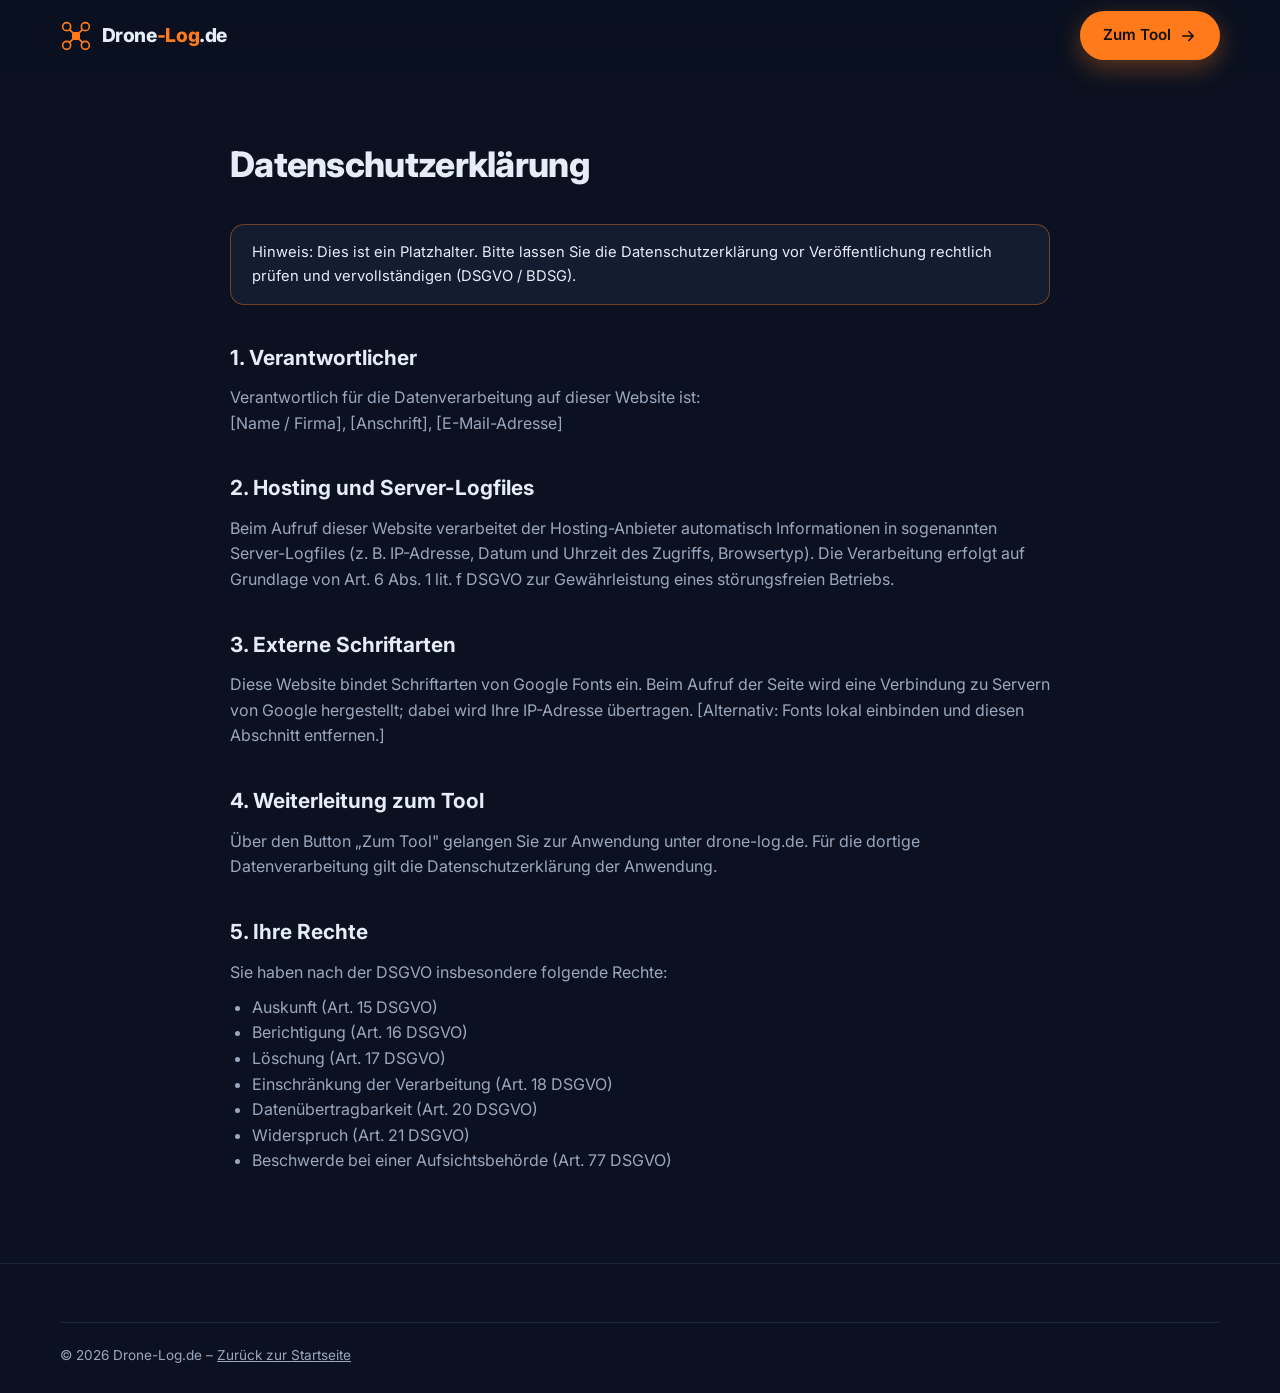
<file: datenschutz.html>
<!DOCTYPE html>
<html lang="de">
<head>
  <meta charset="UTF-8">
  <meta name="viewport" content="width=device-width, initial-scale=1.0">
  <title>Datenschutzerklärung – Drone-Log.de</title>
  <meta name="robots" content="noindex">
  <link rel="icon" type="image/svg+xml" href="assets/favicon.svg">
  <link rel="preconnect" href="https://fonts.googleapis.com">
  <link rel="preconnect" href="https://fonts.gstatic.com" crossorigin>
  <link href="https://fonts.googleapis.com/css2?family=Inter:wght@400;500;600;700;800;900&display=swap" rel="stylesheet">
  <link rel="stylesheet" href="css/style.css?v=3">
</head>
<body>
  <header class="site-header scrolled" id="siteHeader">
    <div class="container header-inner">
      <a href="index.html" class="brand" aria-label="Drone-Log.de – Startseite">
        <svg class="brand-icon" viewBox="0 0 48 48" fill="none" xmlns="http://www.w3.org/2000/svg" aria-hidden="true">
          <circle cx="10" cy="10" r="6" stroke="currentColor" stroke-width="2.5"/>
          <circle cx="38" cy="10" r="6" stroke="currentColor" stroke-width="2.5"/>
          <circle cx="10" cy="38" r="6" stroke="currentColor" stroke-width="2.5"/>
          <circle cx="38" cy="38" r="6" stroke="currentColor" stroke-width="2.5"/>
          <rect x="18" y="18" width="12" height="12" rx="3" fill="currentColor"/>
          <path d="M14.5 14.5L19 19M33.5 14.5L29 19M14.5 33.5L19 29M33.5 33.5L29 29" stroke="currentColor" stroke-width="2.5" stroke-linecap="round"/>
        </svg>
        <span class="brand-name">Drone<span class="brand-accent">-Log</span>.de</span>
      </a>
      <div class="header-actions">
        <a href="https://drone-log.de" class="btn btn-primary btn-app" target="_blank" rel="noopener">
          Zum Tool
          <svg viewBox="0 0 24 24" fill="none" aria-hidden="true"><path d="M5 12h14m0 0-6-6m6 6-6 6" stroke="currentColor" stroke-width="2.2" stroke-linecap="round" stroke-linejoin="round"/></svg>
        </a>
      </div>
    </div>
  </header>

  <main class="legal-page">
    <div class="container container-narrow">
      <h1>Datenschutzerklärung</h1>

      <p class="legal-note">
        Hinweis: Dies ist ein Platzhalter. Bitte lassen Sie die Datenschutzerklärung vor
        Veröffentlichung rechtlich prüfen und vervollständigen (DSGVO / BDSG).
      </p>

      <h2>1. Verantwortlicher</h2>
      <p>
        Verantwortlich für die Datenverarbeitung auf dieser Website ist:<br>
        [Name / Firma], [Anschrift], [E-Mail-Adresse]
      </p>

      <h2>2. Hosting und Server-Logfiles</h2>
      <p>
        Beim Aufruf dieser Website verarbeitet der Hosting-Anbieter automatisch Informationen
        in sogenannten Server-Logfiles (z.&nbsp;B. IP-Adresse, Datum und Uhrzeit des Zugriffs,
        Browsertyp). Die Verarbeitung erfolgt auf Grundlage von Art. 6 Abs. 1 lit. f DSGVO
        zur Gewährleistung eines störungsfreien Betriebs.
      </p>

      <h2>3. Externe Schriftarten</h2>
      <p>
        Diese Website bindet Schriftarten von Google Fonts ein. Beim Aufruf der Seite wird
        eine Verbindung zu Servern von Google hergestellt; dabei wird Ihre IP-Adresse
        übertragen. [Alternativ: Fonts lokal einbinden und diesen Abschnitt entfernen.]
      </p>

      <h2>4. Weiterleitung zum Tool</h2>
      <p>
        Über den Button „Zum Tool" gelangen Sie zur Anwendung unter drone-log.de. Für die
        dortige Datenverarbeitung gilt die Datenschutzerklärung der Anwendung.
      </p>

      <h2>5. Ihre Rechte</h2>
      <p>Sie haben nach der DSGVO insbesondere folgende Rechte:</p>
      <ul>
        <li>Auskunft (Art. 15 DSGVO)</li>
        <li>Berichtigung (Art. 16 DSGVO)</li>
        <li>Löschung (Art. 17 DSGVO)</li>
        <li>Einschränkung der Verarbeitung (Art. 18 DSGVO)</li>
        <li>Datenübertragbarkeit (Art. 20 DSGVO)</li>
        <li>Widerspruch (Art. 21 DSGVO)</li>
        <li>Beschwerde bei einer Aufsichtsbehörde (Art. 77 DSGVO)</li>
      </ul>
    </div>
  </main>

  <footer class="site-footer">
    <div class="container footer-bottom">
      <span>© <span id="year">2026</span> Drone-Log.de – <a href="index.html" style="color:inherit">Zurück zur Startseite</a></span>
    </div>
  </footer>

  <script src="js/main.js?v=3"></script>
</body>
</html>
</file>
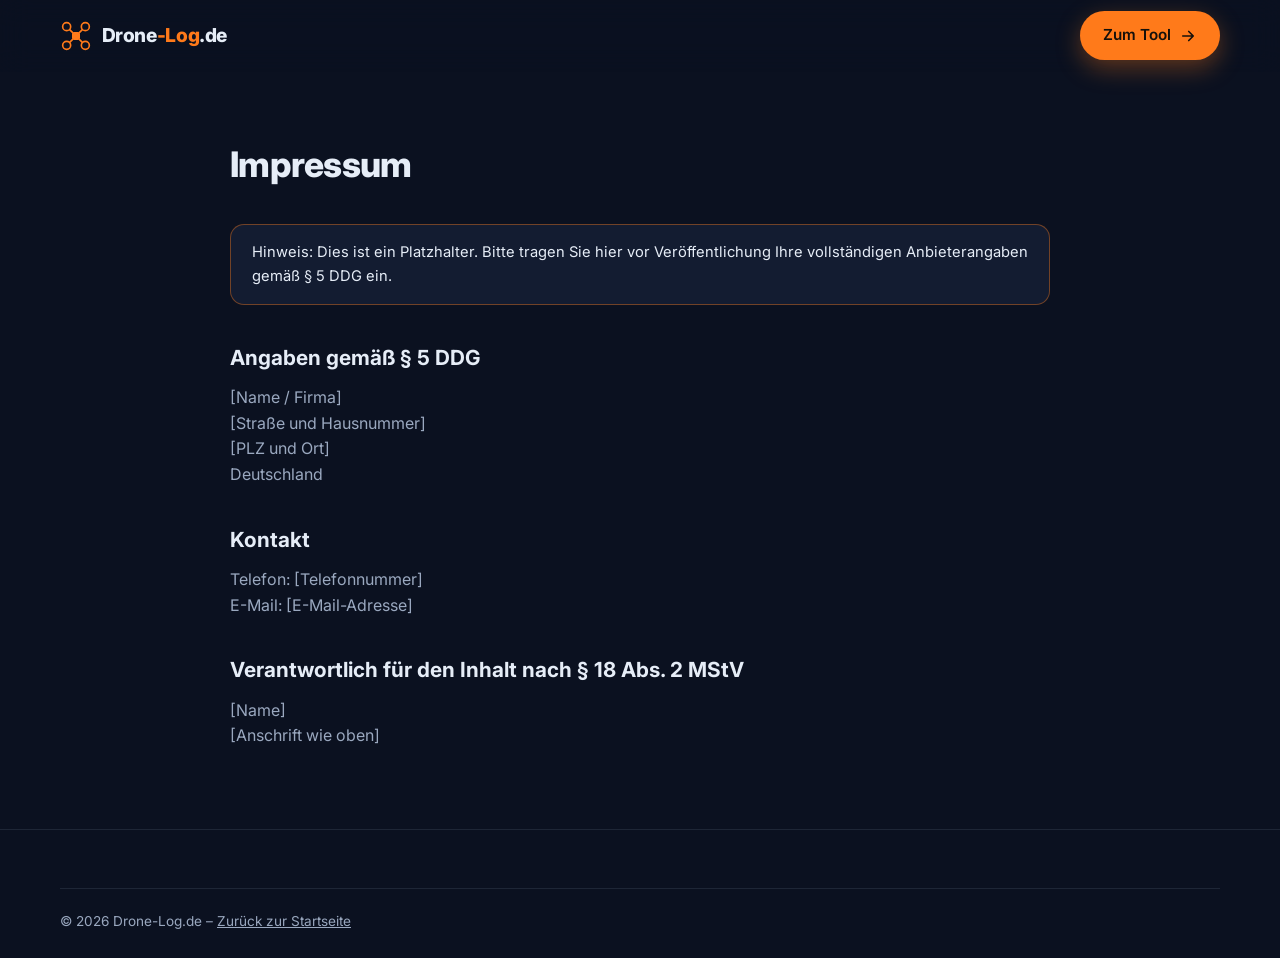
<file: impressum.html>
<!DOCTYPE html>
<html lang="de">
<head>
  <meta charset="UTF-8">
  <meta name="viewport" content="width=device-width, initial-scale=1.0">
  <title>Impressum – Drone-Log.de</title>
  <meta name="robots" content="noindex">
  <link rel="icon" type="image/svg+xml" href="assets/favicon.svg">
  <link rel="preconnect" href="https://fonts.googleapis.com">
  <link rel="preconnect" href="https://fonts.gstatic.com" crossorigin>
  <link href="https://fonts.googleapis.com/css2?family=Inter:wght@400;500;600;700;800;900&display=swap" rel="stylesheet">
  <link rel="stylesheet" href="css/style.css?v=3">
</head>
<body>
  <header class="site-header scrolled" id="siteHeader">
    <div class="container header-inner">
      <a href="index.html" class="brand" aria-label="Drone-Log.de – Startseite">
        <svg class="brand-icon" viewBox="0 0 48 48" fill="none" xmlns="http://www.w3.org/2000/svg" aria-hidden="true">
          <circle cx="10" cy="10" r="6" stroke="currentColor" stroke-width="2.5"/>
          <circle cx="38" cy="10" r="6" stroke="currentColor" stroke-width="2.5"/>
          <circle cx="10" cy="38" r="6" stroke="currentColor" stroke-width="2.5"/>
          <circle cx="38" cy="38" r="6" stroke="currentColor" stroke-width="2.5"/>
          <rect x="18" y="18" width="12" height="12" rx="3" fill="currentColor"/>
          <path d="M14.5 14.5L19 19M33.5 14.5L29 19M14.5 33.5L19 29M33.5 33.5L29 29" stroke="currentColor" stroke-width="2.5" stroke-linecap="round"/>
        </svg>
        <span class="brand-name">Drone<span class="brand-accent">-Log</span>.de</span>
      </a>
      <div class="header-actions">
        <a href="https://drone-log.de" class="btn btn-primary btn-app" target="_blank" rel="noopener">
          Zum Tool
          <svg viewBox="0 0 24 24" fill="none" aria-hidden="true"><path d="M5 12h14m0 0-6-6m6 6-6 6" stroke="currentColor" stroke-width="2.2" stroke-linecap="round" stroke-linejoin="round"/></svg>
        </a>
      </div>
    </div>
  </header>

  <main class="legal-page">
    <div class="container container-narrow">
      <h1>Impressum</h1>

      <p class="legal-note">
        Hinweis: Dies ist ein Platzhalter. Bitte tragen Sie hier vor Veröffentlichung
        Ihre vollständigen Anbieterangaben gemäß § 5 DDG ein.
      </p>

      <h2>Angaben gemäß § 5 DDG</h2>
      <p>
        [Name / Firma]<br>
        [Straße und Hausnummer]<br>
        [PLZ und Ort]<br>
        Deutschland
      </p>

      <h2>Kontakt</h2>
      <p>
        Telefon: [Telefonnummer]<br>
        E-Mail: [E-Mail-Adresse]
      </p>

      <h2>Verantwortlich für den Inhalt nach § 18 Abs. 2 MStV</h2>
      <p>
        [Name]<br>
        [Anschrift wie oben]
      </p>
    </div>
  </main>

  <footer class="site-footer">
    <div class="container footer-bottom">
      <span>© <span id="year">2026</span> Drone-Log.de – <a href="index.html" style="color:inherit">Zurück zur Startseite</a></span>
    </div>
  </footer>

  <script src="js/main.js?v=3"></script>
</body>
</html>
</file>
<file: css/style.css>
/* ============================================================
   Drone-Log – Landingpage Styles
   ============================================================ */

:root {
  --bg: #0b1120;
  --bg-alt: #0f172a;
  --surface: #131c31;
  --surface-2: #1a2540;
  --border: rgba(148, 163, 184, 0.14);
  --text: #e6edf7;
  --text-muted: #9aa8bf;
  --accent: #ff7a1a;
  --accent-hover: #ff8f40;
  --blue: #3b82f6;
  --blue-soft: rgba(59, 130, 246, 0.14);
  --green: #34d399;
  --radius: 14px;
  --radius-lg: 20px;
  --shadow: 0 20px 50px rgba(0, 0, 0, 0.35);
  --header-h: 72px;
  --font: "Inter", system-ui, -apple-system, "Segoe UI", sans-serif;
}

* { margin: 0; padding: 0; box-sizing: border-box; }

html { scroll-behavior: smooth; scroll-padding-top: calc(var(--header-h) + 12px); }

body {
  font-family: var(--font);
  background: var(--bg);
  color: var(--text);
  line-height: 1.6;
  -webkit-font-smoothing: antialiased;
  overflow-x: hidden;
}

img, svg { display: block; max-width: 100%; }

.container {
  width: min(1160px, 100% - 3rem);
  margin-inline: auto;
}

.container-narrow { width: min(820px, 100% - 3rem); margin-inline: auto; }

/* ---------- Buttons ---------- */
.btn {
  display: inline-flex;
  align-items: center;
  gap: 0.55rem;
  font-family: inherit;
  font-weight: 600;
  font-size: 0.95rem;
  padding: 0.7rem 1.35rem;
  border-radius: 999px;
  border: 1px solid transparent;
  cursor: pointer;
  text-decoration: none;
  transition: transform 0.18s ease, background 0.18s ease, box-shadow 0.18s ease, border-color 0.18s ease;
  white-space: nowrap;
}

.btn svg { width: 18px; height: 18px; flex-shrink: 0; }

.btn-primary {
  background: var(--accent);
  color: #14100b;
  box-shadow: 0 8px 24px rgba(255, 122, 26, 0.35);
}
.btn-primary:hover {
  background: var(--accent-hover);
  transform: translateY(-2px);
  box-shadow: 0 12px 32px rgba(255, 122, 26, 0.45);
}

.btn-ghost {
  color: var(--text);
  border-color: rgba(148, 163, 184, 0.35);
  background: rgba(255, 255, 255, 0.03);
}
.btn-ghost:hover {
  border-color: rgba(148, 163, 184, 0.7);
  background: rgba(255, 255, 255, 0.07);
  transform: translateY(-2px);
}

.btn-lg { padding: 0.9rem 1.7rem; font-size: 1rem; }

/* ---------- Header ---------- */
.site-header {
  position: fixed;
  inset: 0 0 auto 0;
  height: var(--header-h);
  z-index: 100;
  background: rgba(11, 17, 32, 0.72);
  backdrop-filter: blur(14px);
  -webkit-backdrop-filter: blur(14px);
  border-bottom: 1px solid transparent;
  transition: border-color 0.25s ease, background 0.25s ease;
}
.site-header.scrolled {
  border-bottom-color: var(--border);
  background: rgba(11, 17, 32, 0.9);
}

.header-inner {
  height: 100%;
  display: flex;
  align-items: center;
  justify-content: space-between;
  gap: 1.5rem;
}

.brand {
  display: inline-flex;
  align-items: center;
  gap: 0.6rem;
  text-decoration: none;
  color: var(--text);
}
.brand-icon { width: 32px; height: 32px; color: var(--accent); }
.brand-name { font-size: 1.2rem; font-weight: 800; letter-spacing: -0.02em; white-space: nowrap; }
.brand-accent { color: var(--accent); }

.main-nav {
  display: flex;
  gap: 1.5rem;
}
.main-nav a {
  color: var(--text-muted);
  text-decoration: none;
  font-size: 0.92rem;
  font-weight: 500;
  transition: color 0.15s ease;
  white-space: nowrap;
}
.main-nav a:hover { color: var(--text); }

.header-actions { display: flex; align-items: center; gap: 0.9rem; }

.nav-toggle {
  display: none;
  flex-direction: column;
  justify-content: center;
  gap: 5px;
  width: 42px;
  height: 42px;
  appearance: none;
  -webkit-appearance: none;
  background: transparent;
  border: 1px solid var(--border);
  border-radius: 10px;
  cursor: pointer;
  padding: 0 10px;
}
.nav-toggle span {
  height: 2px;
  background: var(--text);
  border-radius: 2px;
  transition: transform 0.25s ease, opacity 0.25s ease;
}
.nav-toggle.open span:nth-child(1) { transform: translateY(7px) rotate(45deg); }
.nav-toggle.open span:nth-child(2) { opacity: 0; }
.nav-toggle.open span:nth-child(3) { transform: translateY(-7px) rotate(-45deg); }

/* ---------- Hero ---------- */
.hero {
  position: relative;
  padding: calc(var(--header-h) + 4.5rem) 0 5rem;
  overflow: hidden;
}

.hero-bg { position: absolute; inset: 0; pointer-events: none; }

.hero-grid {
  position: absolute;
  inset: 0;
  background-image:
    linear-gradient(rgba(148, 163, 184, 0.06) 1px, transparent 1px),
    linear-gradient(90deg, rgba(148, 163, 184, 0.06) 1px, transparent 1px);
  background-size: 56px 56px;
  mask-image: radial-gradient(ellipse 90% 70% at 50% 20%, black 40%, transparent 100%);
  -webkit-mask-image: radial-gradient(ellipse 90% 70% at 50% 20%, black 40%, transparent 100%);
}

.hero-glow {
  position: absolute;
  border-radius: 50%;
  filter: blur(120px);
  opacity: 0.3;
}
.hero-glow-1 {
  width: 560px; height: 560px;
  background: var(--blue);
  top: -220px; left: -140px;
}
.hero-glow-2 {
  width: 480px; height: 480px;
  background: var(--accent);
  top: 120px; right: -220px;
  opacity: 0.16;
}

.hero-inner {
  position: relative;
  display: grid;
  grid-template-columns: minmax(0, 1.05fr) minmax(0, 0.95fr);
  gap: 3.5rem;
  align-items: center;
}

.hero-badge {
  display: inline-flex;
  align-items: center;
  gap: 0.55rem;
  font-size: 0.85rem;
  font-weight: 600;
  color: var(--text);
  background: var(--blue-soft);
  border: 1px solid rgba(59, 130, 246, 0.35);
  padding: 0.45rem 1rem;
  border-radius: 999px;
  margin-bottom: 1.5rem;
}
.badge-dot {
  width: 8px; height: 8px;
  border-radius: 50%;
  background: var(--green);
  box-shadow: 0 0 0 0 rgba(52, 211, 153, 0.6);
  animation: pulse 2.2s infinite;
}
@keyframes pulse {
  0% { box-shadow: 0 0 0 0 rgba(52, 211, 153, 0.55); }
  70% { box-shadow: 0 0 0 9px rgba(52, 211, 153, 0); }
  100% { box-shadow: 0 0 0 0 rgba(52, 211, 153, 0); }
}

.hero h1 {
  font-size: clamp(1.9rem, 3.8vw, 2.9rem);
  font-weight: 900;
  letter-spacing: -0.03em;
  line-height: 1.12;
  margin-bottom: 1.3rem;
}

.text-gradient {
  background: linear-gradient(92deg, var(--accent) 0%, #ffb063 55%, var(--blue) 120%);
  -webkit-background-clip: text;
  background-clip: text;
  color: transparent;
}

.hero-sub {
  font-size: clamp(1rem, 1.5vw, 1.12rem);
  color: var(--text-muted);
  max-width: 560px;
  margin-bottom: 2rem;
}

.hero-cta { display: flex; flex-wrap: wrap; gap: 0.8rem; margin-bottom: 2.2rem; }
.cta-center { justify-content: center; margin-bottom: 0; }

.hero-modules-box {
  max-width: 600px;
  background: var(--surface);
  border: 1px solid var(--border);
  border-radius: var(--radius-lg);
  padding: 1.3rem 1.5rem 1.4rem;
  box-shadow: var(--shadow);
}
.hero-modules-title {
  font-size: 0.74rem;
  font-weight: 800;
  letter-spacing: 0.12em;
  text-transform: uppercase;
  color: var(--accent);
  margin-bottom: 0.8rem;
}
.hero-modules {
  list-style: none;
  display: grid;
  grid-template-columns: repeat(2, minmax(0, 1fr));
  gap: 0.45rem 1.6rem;
}
.hero-modules li {
  position: relative;
  font-size: 0.9rem;
  font-weight: 600;
  color: var(--text);
  padding-left: 1.5rem;
}
.hero-modules li::before {
  content: "→";
  position: absolute;
  left: 0;
  color: var(--accent);
  font-weight: 800;
}

/* 3D-Drohne im Hero (blendet beim Scrollen aus) */
.hero-visual {
  min-width: 0;
  transition: opacity 0.15s linear;
  will-change: opacity, transform;
}
model-viewer.drone3d {
  width: 100%;
  height: 460px;
  background: transparent;
  --poster-color: transparent;
  animation: drone-hover 5.5s ease-in-out infinite;
}
@keyframes drone-hover {
  0%, 100% { transform: translateY(0); }
  50% { transform: translateY(-16px); }
}

/* ---------- Sections (allgemein) ---------- */
.section { padding: 5.5rem 0; }
.section-alt { background: var(--bg-alt); border-block: 1px solid var(--border); }

.section-head {
  max-width: 760px;
  margin: 0 auto 3.2rem;
  text-align: center;
}
.section-tag {
  display: inline-block;
  font-size: 0.8rem;
  font-weight: 700;
  text-transform: uppercase;
  letter-spacing: 0.14em;
  color: var(--accent);
  margin-bottom: 0.9rem;
}
.section-head h2, .split-text h2 {
  font-size: clamp(1.6rem, 3.2vw, 2.3rem);
  font-weight: 800;
  letter-spacing: -0.025em;
  line-height: 1.18;
  margin-bottom: 1rem;
}
.section-head p { color: var(--text-muted); font-size: 1.04rem; }

.statement {
  font-weight: 700;
  color: var(--text) !important;
  border-left: 3px solid var(--accent);
  padding-left: 1rem;
}

/* ---------- Problem → Lösung ---------- */
.ps-grid {
  display: grid;
  grid-template-columns: repeat(2, minmax(0, 1fr));
  gap: 1.4rem;
}

.ps-card {
  display: flex;
  flex-direction: column;
  gap: 0.9rem;
  background: var(--surface);
  border: 1px solid var(--border);
  border-radius: var(--radius-lg);
  padding: 1.6rem;
  transition: transform 0.25s ease, border-color 0.25s ease;
}
.ps-card:hover { transform: translateY(-4px); border-color: rgba(255, 122, 26, 0.4); }

.ps-label {
  display: inline-block;
  font-size: 0.7rem;
  font-weight: 800;
  letter-spacing: 0.1em;
  text-transform: uppercase;
  padding: 0.2rem 0.6rem;
  border-radius: 999px;
  margin-bottom: 0.55rem;
}
.ps-label-problem {
  color: #f87171;
  background: rgba(248, 113, 113, 0.1);
  border: 1px solid rgba(248, 113, 113, 0.3);
}
.ps-label-solution {
  color: var(--green);
  background: rgba(52, 211, 153, 0.1);
  border: 1px solid rgba(52, 211, 153, 0.3);
}

.ps-problem p { color: var(--text-muted); font-size: 0.95rem; font-weight: 500; }
.ps-solution p { font-size: 0.95rem; }
.ps-arrow {
  color: var(--accent);
  font-size: 1.3rem;
  font-weight: 700;
  line-height: 1;
  transform: rotate(90deg);
  width: fit-content;
  margin-left: 0.2rem;
}

/* ---------- Zielgruppen / Logo-Karussell ---------- */
.orgs {
  padding: 3rem 0 2.4rem;
  border-block: 1px solid var(--border);
  background: var(--bg-alt);
}
.orgs-heading {
  text-align: center;
  font-size: clamp(1.3rem, 2.6vw, 1.8rem);
  font-weight: 800;
  letter-spacing: -0.02em;
  margin: 0 auto 1.8rem;
}

.orgs-marquee {
  overflow: hidden;
  mask-image: linear-gradient(90deg, transparent 0, black 8%, black 92%, transparent 100%);
  -webkit-mask-image: linear-gradient(90deg, transparent 0, black 8%, black 92%, transparent 100%);
}

.marquee-track {
  display: flex;
  width: max-content;
  animation: marquee 38s linear infinite;
}
.orgs-marquee:hover .marquee-track { animation-play-state: paused; }

.marquee-group {
  display: flex;
  align-items: center;
  gap: 4.5rem;
  padding-right: 4.5rem;
}

@keyframes marquee {
  to { transform: translateX(-50%); }
}

.org-mark {
  display: inline-flex;
  align-items: center;
  flex-shrink: 0;
  font-weight: 800;
  opacity: 0.85;
  transition: opacity 0.2s ease, transform 0.2s ease;
  user-select: none;
}
.org-mark:hover { opacity: 1; transform: scale(1.04); }

.mark-polizei { font-size: 1.5rem; letter-spacing: 0.32em; color: #fff; font-stretch: condensed; }
.mark-feuerwehr { font-size: 1.5rem; letter-spacing: 0.14em; color: #fff; font-weight: 900; font-stretch: condensed; }
.mark-drk svg { width: 44px; height: 44px; }
.mark-dlrg img { height: 26px; width: auto; }
.mark-asb { font-size: 1.6rem; letter-spacing: 0.1em; color: #e30613; font-weight: 900; }
.mark-thw { font-size: 1.6rem; letter-spacing: 0.14em; color: #6fa8ff; font-weight: 900; }
.mark-johanniter { font-size: 1.15rem; letter-spacing: 0.12em; color: #e30613; font-weight: 800; }
.mark-malteser { font-size: 1.4rem; letter-spacing: 0.16em; color: #e30613; font-weight: 800; }
.mark-bergwacht { font-size: 1.3rem; letter-spacing: 0.18em; color: #fff; font-weight: 800; }

/* ---------- Feature-Grid ---------- */
.feature-grid {
  display: grid;
  grid-template-columns: repeat(3, minmax(0, 1fr));
  gap: 1.4rem;
}

.feature-card {
  background: var(--surface);
  border: 1px solid var(--border);
  border-radius: var(--radius-lg);
  padding: 1.8rem 1.6rem;
  transition: transform 0.25s ease, border-color 0.25s ease, box-shadow 0.25s ease;
}
.feature-card:hover {
  transform: translateY(-6px);
  border-color: rgba(255, 122, 26, 0.45);
  box-shadow: var(--shadow);
}

.feature-icon {
  width: 52px; height: 52px;
  display: grid;
  place-items: center;
  border-radius: 14px;
  background: linear-gradient(140deg, rgba(255, 122, 26, 0.18), rgba(59, 130, 246, 0.14));
  border: 1px solid rgba(255, 122, 26, 0.3);
  color: var(--accent);
  margin-bottom: 1.2rem;
}
.feature-icon svg { width: 26px; height: 26px; }

.feature-card h3 { font-size: 1.12rem; font-weight: 700; margin-bottom: 0.55rem; }
.feature-card p { font-size: 0.94rem; color: var(--text-muted); }

/* ---------- Split-Layouts ---------- */
.split {
  display: grid;
  grid-template-columns: 1fr 1fr;
  gap: 4rem;
  align-items: center;
}
.split-text .section-tag { margin-bottom: 0.8rem; }
.split-text p { color: var(--text-muted); margin-bottom: 1.3rem; }

.check-list {
  list-style: none;
  display: grid;
  gap: 0.65rem;
  margin-bottom: 1.6rem;
}
.check-list-cols { grid-template-columns: repeat(2, minmax(0, 1fr)); gap: 0.75rem 2rem; }
.check-list li {
  position: relative;
  padding-left: 2rem;
  font-weight: 500;
}
.check-list li::before {
  content: "";
  position: absolute;
  left: 0; top: 0.28em;
  width: 20px; height: 20px;
  border-radius: 50%;
  background:
    url('data:image/svg+xml;utf8,<svg xmlns="http://www.w3.org/2000/svg" viewBox="0 0 24 24" fill="none"><path d="m6 12.5 4 4 8-9" stroke="%2334d399" stroke-width="3" stroke-linecap="round" stroke-linejoin="round"/></svg>') center/13px no-repeat,
    rgba(52, 211, 153, 0.14);
  border: 1px solid rgba(52, 211, 153, 0.4);
}

/* ---------- Mock-Fenster (Produktansichten) ---------- */
.mock-window {
  background: var(--surface);
  border: 1px solid var(--border);
  border-radius: var(--radius-lg);
  overflow: hidden;
  box-shadow: var(--shadow);
  transition: transform 0.35s ease;
}

.mock-titlebar {
  display: flex;
  align-items: center;
  gap: 7px;
  padding: 0.75rem 1.1rem;
  background: var(--surface-2);
  border-bottom: 1px solid var(--border);
  flex-wrap: wrap;
}
.mock-dot {
  width: 11px; height: 11px;
  border-radius: 50%;
  background: rgba(148, 163, 184, 0.35);
  flex-shrink: 0;
}
.mock-dot:first-child { background: #f87171; }
.mock-dot:nth-child(2) { background: #fbbf24; }
.mock-dot:nth-child(3) { background: #34d399; }
.mock-title {
  margin-left: 0.6rem;
  font-size: 0.82rem;
  font-weight: 600;
  color: var(--text-muted);
}
.mock-toolbar {
  margin-left: auto;
  display: flex;
  gap: 0.5rem;
  flex-wrap: wrap;
}
.mock-btn {
  font-size: 0.74rem;
  font-weight: 700;
  padding: 0.32rem 0.75rem;
  border-radius: 999px;
  border: 1px solid var(--border);
  color: var(--text-muted);
  white-space: nowrap;
}
.mock-btn-accent {
  background: var(--accent);
  border-color: var(--accent);
  color: #14100b;
}

.mock-body { padding: 1rem; display: grid; gap: 0.7rem; }

.mock-row {
  display: flex;
  align-items: center;
  gap: 0.9rem;
  padding: 0.8rem 1rem;
  background: rgba(255, 255, 255, 0.025);
  border: 1px solid var(--border);
  border-radius: 12px;
}
.mock-row-active { border-color: rgba(52, 211, 153, 0.35); }

.mock-status { width: 10px; height: 10px; border-radius: 50%; flex-shrink: 0; }
.status-live { background: var(--green); animation: pulse 2.2s infinite; }
.status-ready { background: var(--blue); }
.status-maint { background: var(--accent); }

.mock-row-text { min-width: 0; flex: 1; contain: inline-size; }
.mock-row-text strong { display: block; font-size: 0.88rem; white-space: nowrap; overflow: hidden; text-overflow: ellipsis; }
.mock-row-text small { color: var(--text-muted); font-size: 0.76rem; white-space: nowrap; overflow: hidden; text-overflow: ellipsis; display: block; }

.mock-tag {
  font-size: 0.66rem;
  font-weight: 800;
  letter-spacing: 0.08em;
  padding: 0.28rem 0.6rem;
  border-radius: 999px;
  flex-shrink: 0;
}
.tag-live { color: var(--green); background: rgba(52, 211, 153, 0.12); border: 1px solid rgba(52, 211, 153, 0.35); }
.tag-ready { color: var(--blue); background: rgba(59, 130, 246, 0.12); border: 1px solid rgba(59, 130, 246, 0.35); }
.tag-maint { color: var(--accent); background: rgba(255, 122, 26, 0.12); border: 1px solid rgba(255, 122, 26, 0.35); }

.mock-map { position: relative; border-bottom: 1px solid var(--border); }
.mock-map svg { width: 100%; height: auto; }
.mock-map-tag {
  position: absolute;
  top: 0.7rem; left: 0.8rem;
  font-size: 0.68rem;
  font-weight: 800;
  letter-spacing: 0.08em;
  text-transform: uppercase;
  color: var(--text);
  background: rgba(11, 17, 32, 0.85);
  border: 1px solid var(--border);
  padding: 0.25rem 0.6rem;
  border-radius: 999px;
}

/* ---------- Panel-Titel (Mockups) ---------- */
.fl-panel-title {
  font-size: 0.72rem;
  font-weight: 800;
  letter-spacing: 0.1em;
  text-transform: uppercase;
  color: var(--text-muted);
  margin-top: 0.5rem;
}
.fl-panel-title:first-child { margin-top: 0; }

.mock-task {
  display: flex;
  align-items: center;
  gap: 0.6rem;
  font-size: 0.83rem;
  color: var(--text-muted);
  padding: 0.45rem 0.6rem;
  border-radius: 9px;
  background: rgba(255, 255, 255, 0.02);
}
.task-check {
  width: 15px; height: 15px;
  border-radius: 5px;
  border: 1.5px solid rgba(148, 163, 184, 0.5);
  flex-shrink: 0;
}
.task-done {
  border-color: var(--green);
  background:
    url('data:image/svg+xml;utf8,<svg xmlns="http://www.w3.org/2000/svg" viewBox="0 0 24 24" fill="none"><path d="m6 12.5 4 4 8-9" stroke="%2334d399" stroke-width="3.4" stroke-linecap="round" stroke-linejoin="round"/></svg>') center/11px no-repeat;
}

/* ---------- Wartungsansicht ---------- */
.maint-body { gap: 0.55rem; }

.maint-stat {
  padding: 0.7rem 0.9rem;
  background: rgba(255, 255, 255, 0.025);
  border: 1px solid var(--border);
  border-radius: 12px;
}
.maint-stat-head {
  display: flex;
  justify-content: space-between;
  align-items: baseline;
  gap: 1rem;
  font-size: 0.85rem;
}
.maint-stat-head span { color: var(--text-muted); font-weight: 600; }
.maint-stat-head strong { font-size: 0.92rem; white-space: nowrap; }
.maint-due { color: var(--accent); }

.maint-bar {
  height: 6px;
  border-radius: 999px;
  background: rgba(148, 163, 184, 0.15);
  margin-top: 0.55rem;
  overflow: hidden;
}
.maint-bar span {
  display: block;
  height: 100%;
  border-radius: inherit;
  background: var(--accent);
}
.maint-bar .bar-ok { background: var(--green); }

.tech-tags {
  list-style: none;
  display: flex;
  flex-wrap: wrap;
  gap: 0.5rem;
}
.tech-tags li {
  font-size: 0.8rem;
  font-weight: 600;
  color: var(--text);
  border: 1px solid rgba(255, 122, 26, 0.35);
  background: rgba(255, 122, 26, 0.08);
  padding: 0.32rem 0.75rem;
  border-radius: 999px;
}

/* ---------- Export-Flow ---------- */
.export-flow {
  display: flex;
  align-items: center;
  justify-content: center;
  gap: 1.2rem;
  flex-wrap: wrap;
  margin-bottom: 2.6rem;
}

.flow-node {
  background: var(--surface);
  border: 1px solid var(--border);
  border-radius: var(--radius);
  padding: 0.85rem 1.2rem;
  font-size: 0.9rem;
  font-weight: 600;
  text-align: center;
}
.flow-node strong { display: block; font-size: 1.05rem; }
.flow-node span { display: block; font-size: 0.78rem; color: var(--text-muted); font-weight: 500; }

.flow-start { border-color: rgba(59, 130, 246, 0.45); }
.flow-end {
  border-color: rgba(255, 122, 26, 0.55);
  background: rgba(255, 122, 26, 0.08);
}

.flow-branches {
  display: grid;
  gap: 0.6rem;
}
.flow-branches .flow-node { padding: 0.55rem 1.1rem; font-size: 0.85rem; }

.flow-arrow {
  width: 34px;
  height: 2px;
  background: var(--accent);
  position: relative;
  flex-shrink: 0;
}
.flow-arrow::after {
  content: "";
  position: absolute;
  right: -1px; top: 50%;
  width: 9px; height: 9px;
  border-top: 2px solid var(--accent);
  border-right: 2px solid var(--accent);
  transform: translateY(-50%) rotate(45deg);
}

.export-text { text-align: center; }
.export-text p { color: var(--text-muted); margin-bottom: 1.2rem; }
.export-sample {
  display: inline-block;
  font-size: 0.85rem !important;
  border: 1px dashed rgba(148, 163, 184, 0.4);
  border-radius: 10px;
  padding: 0.6rem 1.1rem;
}

/* ---------- Rollen ---------- */
.roles-card {
  background: var(--surface);
  border: 1px solid var(--border);
  border-radius: var(--radius-lg);
  padding: 1.8rem;
  box-shadow: var(--shadow);
}
.roles-list {
  list-style: none;
  display: grid;
  gap: 0.55rem;
  margin-top: 0.9rem;
}
.roles-list li {
  position: relative;
  font-weight: 600;
  font-size: 0.95rem;
  padding: 0.6rem 0.9rem 0.6rem 2.5rem;
  background: rgba(255, 255, 255, 0.025);
  border: 1px solid var(--border);
  border-radius: 11px;
}
.roles-list li::before {
  content: "→";
  position: absolute;
  left: 0.9rem;
  color: var(--accent);
  font-weight: 800;
}

/* ---------- Geräte / Mobile Nutzung ---------- */
.devices {
  display: grid;
  grid-template-columns: repeat(3, minmax(0, 1fr));
  gap: 1.4rem;
}
.device-card {
  display: flex;
  align-items: flex-start;
  gap: 1.1rem;
  background: var(--surface);
  border: 1px solid var(--border);
  border-radius: var(--radius-lg);
  padding: 1.5rem;
  text-align: left;
}
.device-card .feature-icon {
  margin-bottom: 0;
  width: 46px;
  height: 46px;
  flex-shrink: 0;
}
.device-card .feature-icon svg { width: 23px; height: 23px; }
.device-text { min-width: 0; }
.device-card h3 { font-size: 1.05rem; margin-bottom: 0.35rem; }
.device-card p { font-size: 0.92rem; color: var(--text-muted); }

/* ---------- Zitat-Karte ---------- */
.quote-card {
  background: var(--surface);
  border: 1px solid var(--border);
  border-radius: var(--radius-lg);
  padding: 2.2rem;
  box-shadow: var(--shadow);
  transform: rotate(-1.2deg);
  transition: transform 0.35s ease;
}
.quote-card:hover { transform: rotate(0deg); }
.quote-mark { width: 38px; height: 38px; color: var(--accent); margin-bottom: 1rem; opacity: 0.85; }
.quote-card p {
  font-size: 1.1rem;
  font-weight: 500;
  line-height: 1.55;
  margin-bottom: 1.2rem;
}
.quote-author { font-size: 0.88rem; color: var(--text-muted); font-weight: 600; }

/* ---------- Vertrauen ---------- */
.trust-grid {
  display: grid;
  grid-template-columns: repeat(3, minmax(0, 1fr));
  gap: 0.9rem;
  margin-bottom: 2rem;
}
.trust-item {
  position: relative;
  font-size: 0.9rem;
  font-weight: 600;
  padding: 0.9rem 1rem 0.9rem 2.6rem;
  background: var(--surface);
  border: 1px solid var(--border);
  border-radius: var(--radius);
}
.trust-item::before {
  content: "";
  position: absolute;
  left: 0.9rem; top: 50%;
  transform: translateY(-50%);
  width: 19px; height: 19px;
  border-radius: 50%;
  background:
    url('data:image/svg+xml;utf8,<svg xmlns="http://www.w3.org/2000/svg" viewBox="0 0 24 24" fill="none"><path d="m6 12.5 4 4 8-9" stroke="%2334d399" stroke-width="3" stroke-linecap="round" stroke-linejoin="round"/></svg>') center/12px no-repeat,
    rgba(52, 211, 153, 0.14);
  border: 1px solid rgba(52, 211, 153, 0.4);
}
.trust-item a { color: var(--accent); text-decoration: none; }
.trust-item a:hover { text-decoration: underline; }

.beta-note {
  text-align: center;
  font-size: 0.92rem;
  color: var(--text-muted);
  border: 1px solid var(--border);
  background: rgba(255, 255, 255, 0.02);
  border-radius: var(--radius);
  padding: 1rem 1.4rem;
}

/* ---------- FAQ ---------- */
.faq-list { display: grid; gap: 0.9rem; }

.faq-item {
  background: var(--surface);
  border: 1px solid var(--border);
  border-radius: var(--radius);
  overflow: hidden;
  transition: border-color 0.2s ease;
}
.faq-item[open] { border-color: rgba(255, 122, 26, 0.45); }

.faq-item summary {
  list-style: none;
  cursor: pointer;
  padding: 1.15rem 3.2rem 1.15rem 1.4rem;
  font-weight: 600;
  position: relative;
  user-select: none;
}
.faq-item summary::-webkit-details-marker { display: none; }
.faq-item summary::after {
  content: "+";
  position: absolute;
  right: 1.3rem;
  top: 50%;
  transform: translateY(-50%);
  font-size: 1.5rem;
  font-weight: 400;
  color: var(--accent);
  transition: transform 0.25s ease;
}
.faq-item[open] summary::after { transform: translateY(-50%) rotate(45deg); }
.faq-item p {
  padding: 0 1.4rem 1.3rem;
  color: var(--text-muted);
  font-size: 0.95rem;
}

/* ---------- Finaler CTA ---------- */
.cta-final {
  padding: 6rem 0;
  text-align: center;
  background:
    radial-gradient(ellipse 60% 90% at 50% 110%, rgba(255, 122, 26, 0.18), transparent),
    var(--bg-alt);
  border-top: 1px solid var(--border);
}
.cta-final h2 {
  font-size: clamp(1.8rem, 3.6vw, 2.6rem);
  font-weight: 800;
  letter-spacing: -0.025em;
  margin-bottom: 0.8rem;
}
.cta-final p { color: var(--text-muted); font-size: 1.1rem; margin-bottom: 2rem; }

/* ---------- Footer ---------- */
.site-footer {
  background: var(--bg);
  border-top: 1px solid var(--border);
  padding-top: 3.6rem;
}
.footer-inner {
  display: grid;
  grid-template-columns: 1.3fr 2fr;
  gap: 3rem;
  padding-bottom: 2.6rem;
}
.footer-brand p {
  color: var(--text-muted);
  font-size: 0.92rem;
  margin-top: 1rem;
  max-width: 300px;
}
.footer-nav {
  display: grid;
  grid-template-columns: repeat(3, minmax(0, 1fr));
  gap: 2rem;
}
.footer-col h4 {
  font-size: 0.82rem;
  font-weight: 700;
  text-transform: uppercase;
  letter-spacing: 0.12em;
  color: var(--text-muted);
  margin-bottom: 1rem;
}
.footer-col a {
  display: block;
  color: var(--text);
  text-decoration: none;
  font-size: 0.93rem;
  padding: 0.28rem 0;
  transition: color 0.15s ease;
}
.footer-col a:hover { color: var(--accent); }

.footer-bottom {
  border-top: 1px solid var(--border);
  padding: 1.4rem 0 1.6rem;
  font-size: 0.85rem;
  color: var(--text-muted);
}
.footer-disclaimer {
  font-size: 0.8rem;
  margin-bottom: 0.5rem;
}

/* ---------- Rechtliche Seiten ---------- */
.legal-page {
  padding: calc(var(--header-h) + 4rem) 0 5rem;
}
.legal-page h1 { font-size: 2.2rem; font-weight: 800; letter-spacing: -0.02em; margin-bottom: 2rem; }
.legal-page h2 { font-size: 1.3rem; font-weight: 700; margin: 2.2rem 0 0.7rem; }
.legal-page p, .legal-page li { color: var(--text-muted); }
.legal-page ul { padding-left: 1.4rem; margin: 0.6rem 0; }
.legal-note {
  background: var(--surface);
  border: 1px solid rgba(255, 122, 26, 0.4);
  border-radius: var(--radius);
  padding: 1rem 1.3rem;
  margin-bottom: 2rem;
  color: var(--text) !important;
  font-size: 0.92rem;
}

/* ---------- Scroll-Reveal ---------- */
.reveal {
  opacity: 0;
  transform: translateY(26px);
  transition: opacity 0.7s ease, transform 0.7s ease;
}
/* 3D-Einflug für Produktansichten */
.reveal.fx-left {
  transform: perspective(1200px) translateX(-70px) rotateY(14deg);
  transition-duration: 0.85s;
}
.reveal.fx-right {
  transform: perspective(1200px) translateX(70px) rotateY(-14deg);
  transition-duration: 0.85s;
}
.reveal.visible { opacity: 1; transform: translateY(0); }
.delay-1 { transition-delay: 0.08s; }
.delay-2 { transition-delay: 0.16s; }
.delay-3 { transition-delay: 0.24s; }
.delay-4 { transition-delay: 0.32s; }

@media (prefers-reduced-motion: reduce) {
  html { scroll-behavior: auto; }
  .reveal, .reveal.fx-left, .reveal.fx-right { opacity: 1; transform: none; transition: none; }
  .badge-dot, .status-live, .drone3d { animation: none; }
  .marquee-track { animation: none; width: 100%; }
  .marquee-group { flex-wrap: wrap; justify-content: center; width: 100%; padding-right: 0; row-gap: 1.5rem; }
  .marquee-group[aria-hidden="true"] { display: none; }
}

/* ---------- Responsive ---------- */
@media (max-width: 1080px) {
  .main-nav { gap: 1rem; }
  .main-nav a { font-size: 0.86rem; }
}

@media (max-width: 1000px) {
  .hero-inner { grid-template-columns: 1fr; gap: 2rem; }
  .hero-visual { display: none; }
  .feature-grid { grid-template-columns: repeat(2, minmax(0, 1fr)); }
  .split { grid-template-columns: 1fr; gap: 2.6rem; }
  .split-reverse .split-visual { order: 2; }
  .ps-grid { grid-template-columns: 1fr; }
  .trust-grid { grid-template-columns: repeat(2, minmax(0, 1fr)); }
}

@media (max-width: 780px) {
  .main-nav {
    position: fixed;
    top: var(--header-h);
    left: 0; right: 0;
    flex-direction: column;
    gap: 0;
    background: rgba(11, 17, 32, 0.98);
    border-bottom: 1px solid var(--border);
    padding: 0.6rem 1.5rem 1.2rem;
    transform: translateY(-8px);
    opacity: 0;
    visibility: hidden;
    transition: opacity 0.22s ease, transform 0.22s ease, visibility 0.22s;
  }
  .main-nav.open { transform: translateY(0); opacity: 1; visibility: visible; }
  .main-nav a { padding: 0.8rem 0; font-size: 1.05rem; border-bottom: 1px solid var(--border); }
  .main-nav a:last-child { border-bottom: none; }

  .nav-toggle { display: flex; }

  .hero { padding-top: calc(var(--header-h) + 3rem); }

  .feature-grid, .devices { grid-template-columns: 1fr; }
  .check-list-cols { grid-template-columns: 1fr; }
  .footer-inner { grid-template-columns: 1fr; gap: 2rem; }
  .footer-nav { grid-template-columns: repeat(2, minmax(0, 1fr)); }
  .section { padding: 4rem 0; }

  .export-flow { flex-direction: column; }
  .flow-arrow { transform: rotate(90deg); margin: 0.4rem 0; }
  .flow-branches { grid-template-columns: repeat(2, minmax(0, 1fr)); width: 100%; }

  .trust-grid { grid-template-columns: 1fr; }
  .mock-toolbar { margin-left: 0; width: 100%; }
}

@media (max-width: 480px) {
  .btn-app { padding: 0.6rem 1rem; font-size: 0.88rem; }
  .brand-name { font-size: 1.05rem; }
  .hero-cta .btn { width: 100%; justify-content: center; }
  .flow-branches { grid-template-columns: 1fr; }
}
</file>
